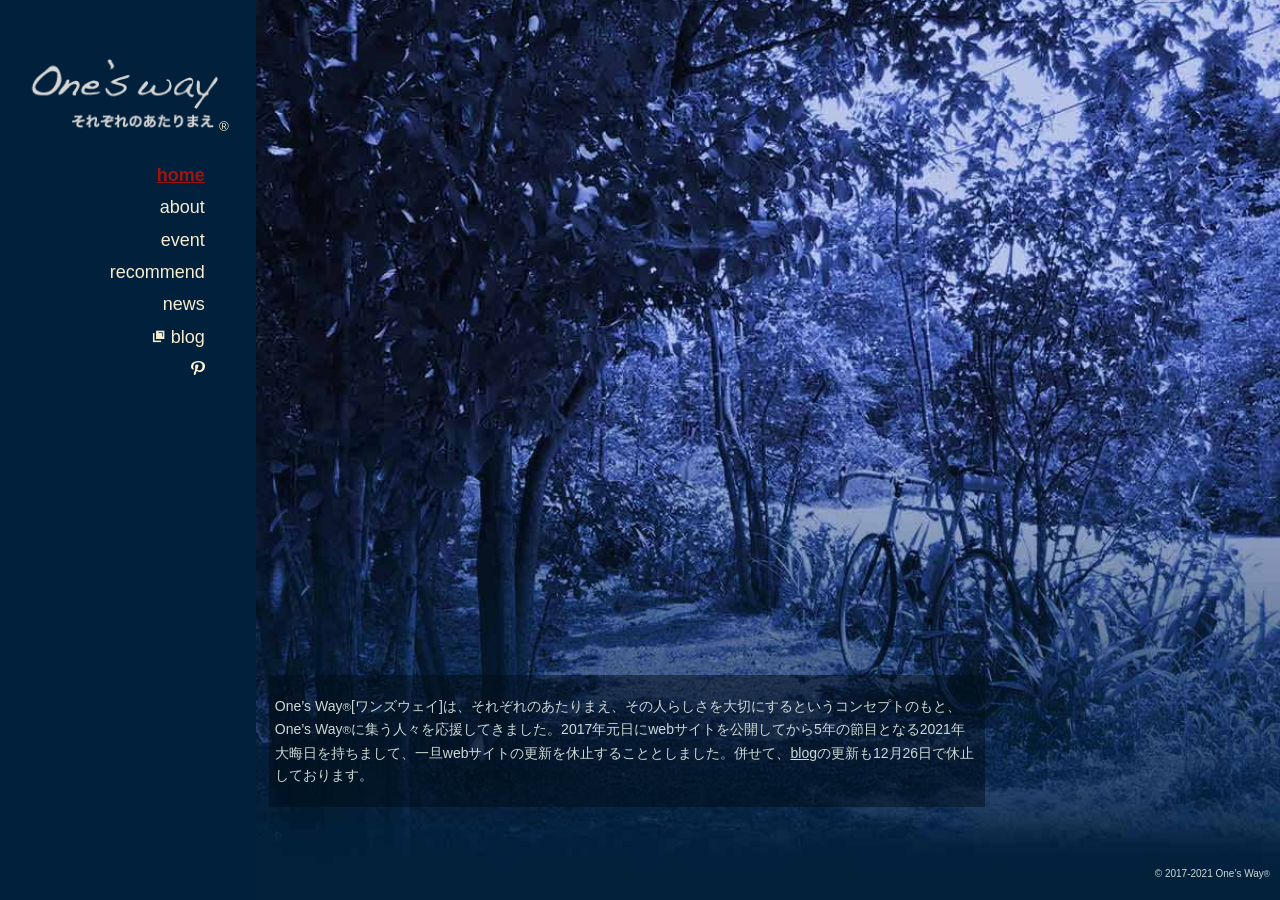
<file: index.html>
<html lang="ja">
<head>
    <meta charset="utf-8">
    <title>One&rsquo;s&nbsp;Way&nbsp;&ndash;それぞれのあたりまえ&ndash;</title>
    <link href="css/style.css" rel="stylesheet">
    <meta name="description" content="One&rsquo;s&nbsp;Way&#91;ワンズウェイ&#93;は、自分らしい生き方をしている人、ショップなどを応援しています。それぞれのあたりまえ、その人らしさを大切にするというOne&rsquo;s&nbsp;Way&#91;ワンズウェイ&#93のコンセプトのもと富山の里山にある自邸で年に2回、5月と11月にはイベントも開催しています。">
    <meta name="keywords" content="One&rsquo;s&nbsp;Way&#91;ワンズウェイイ&#93;ワンズウェイ,富山,自分らしさ,あたりまえ,イベント,里山">
    <meta name="viewport" content="width=device-width,initial-scale=1.0" />
<script>
  (function(i,s,o,g,r,a,m){i['GoogleAnalyticsObject']=r;i[r]=i[r]||function(){
  (i[r].q=i[r].q||[]).push(arguments)},i[r].l=1*new Date();a=s.createElement(o),
  m=s.getElementsByTagName(o)[0];a.async=1;a.src=g;m.parentNode.insertBefore(a,m)
  })(window,document,'script','https://www.google-analytics.com/analytics.js','ga');

  ga('create', 'UA-96523920-1', 'auto');
  ga('send', 'pageview');

</script>
<style type="text/css">
article a{
	color:#cdd9d6;

}
article a:hover{
	text-decoration:underline;
	color:#9e150f;
	font-weight:900;
}
</style>
</head>
<body id="top2_container">
<header>
  <p id="logo"><img src="images/logo_onesway_blue_c.gif" alt="One&rsquo;s&nbsp;Way&#91;ワンズウェイイ&#93;のロゴ"><small>&reg;</small></p>
    <nav>
      <div class="menu">
      <label for="Panel1"><img src="images/nav.gif" width="30" height="30" alt="One&rsquo;s&nbsp;Wayワンズウェイのnav"></label>
      <input type="checkbox" id="Panel1" class="on-off" value="オンオフ">
      <ul>
      <li id="nav_home"><a href="index.html">home</a></li>
      <li id="nav_about"><a href="about.html">about</a></li>
      <li id="nav_event"><a href="event.html">event</a></li>
      <li id="nav_recommend"><a href="recommend.html">recommend</a></li>
      <li id="nav_news"><a href="news.html">news</a></li>
      <li id="nav_blog"><a href="http://onesway.asablo.jp/blog/" target="_blank"><img src="images/rink.gif" width="14" height="14" alt="One&rsquo;s&nbsp;Way&#91;ワンズウェイイ&#93;のサイトを離れる">&nbsp;blog</a></li>
	  <li id="nav_pinterest"><a href="https://pin.it/A7mkMYe" target="_blank"><img src="images/pinterest.png" width="14" height="14"></a></li>
      </ul>
      </div><!--/ menu -->
    </nav>
</header>
<div id="main_wrap">
<article>
<div id="caption">
<p>One&rsquo;s&nbsp;Way<small>&reg;</small>&#91;ワンズウェイ&#93;は、それぞれのあたりまえ、その人らしさを大切にするというコンセプトのもと、One&rsquo;s&nbsp;Way<small>&reg;</small>に集う人々を応援してきました。2017年元日にwebサイトを公開してから5年の節目となる<time datetime="2021-12-31">2021年大晦日</time>を持ちまして、一旦webサイトの更新を休止することとしました。併せて、<a href="http://onesway.asablo.jp/blog/" target="blank">blog</a>の更新も12月26日で休止しております。</p>
</div>
<div id="caption_h">
	<p>top:わが家One&rsquo;s&nbsp;Way&#91;ワンズウェイイ&#93;ら車の通る公道に沿って、雑木並木の小径を整備中。小径は自転車および歩行者はもちろん、鳥や動物たちの道でもある。</p>
	<p>about:One&rsquo;s&nbsp;Way&#91;ワンズウェイイ&#93;は、そのヒトらしさ、そのモノらしさを大切にしたいという想いがこもっている我が家の屋号です。One&rsquo;s&nbsp;Way&#91;ワンズウェイ&#93;に集う人々との間に新たな価値が生まれれば本望です。One&rsquo;s&nbsp;Way&#91;ワンズウェイ&#93へのアクセス、コンタクトはaboutのページにあります。</p>
	<p>event:One&rsquo;s&nbsp;Way&#91;ワンズウェイ&#93;のイベントの案内ページです。過去に開催したOne&rsquo;s&nbsp;Way&#91;ワンズウェイ&#93のイベントも掲載。One&rsquo;s&nbsp;Way&#91;ワンズウェイ&#93のイベントでは協力してくださった方にそれぞれのあたりまえを体現していただいています。</p>
	<p>recomend:One&rsquo;s&nbsp;Way&#91;ワンズウェイ&#93;がおススメするクラフトマンやアーティスト、ショップを紹介しています。One&rsquo;s&nbsp;Wayがおススメする方の作品がもつそのヒトらしさ、そのモノらしさはOne&rsquo;s&nbsp;Way&#91;ワンズウェイ&#93に新たな価値を運んでくれています。</p>
	<p>news:One&rsquo;s&nbsp;Way&#91;ワンズウェイ&#93;からのお知らせです。One&rsquo;s&nbsp;Way&#91;ワンズウェイ&#93のイベント案内や準備状況のほか、One&rsquo;s&nbsp;Way&#91;ワンズウェイ&#93がおススメしている作家さんの情報などをお伝えします。</p>
	<p>blog:One&rsquo;s&nbsp;Way&#91;ワンズウェイ&#93の里山暮らし日記。里山暮らしを始めて丸17年が経ちました。家づくりの過程などを振り返りながら、里山暮らしのあれこれを夫婦で綴っていきたいと思います。</p>
</div> 
</article>
<footer>
      <p>&copy;&nbsp;2017-2021&nbsp;One&rsquo;s&nbsp;Way<small>&reg;</small></p>
</footer>
</div><!--/ main_wrap -->
</body>
</html>
</file>
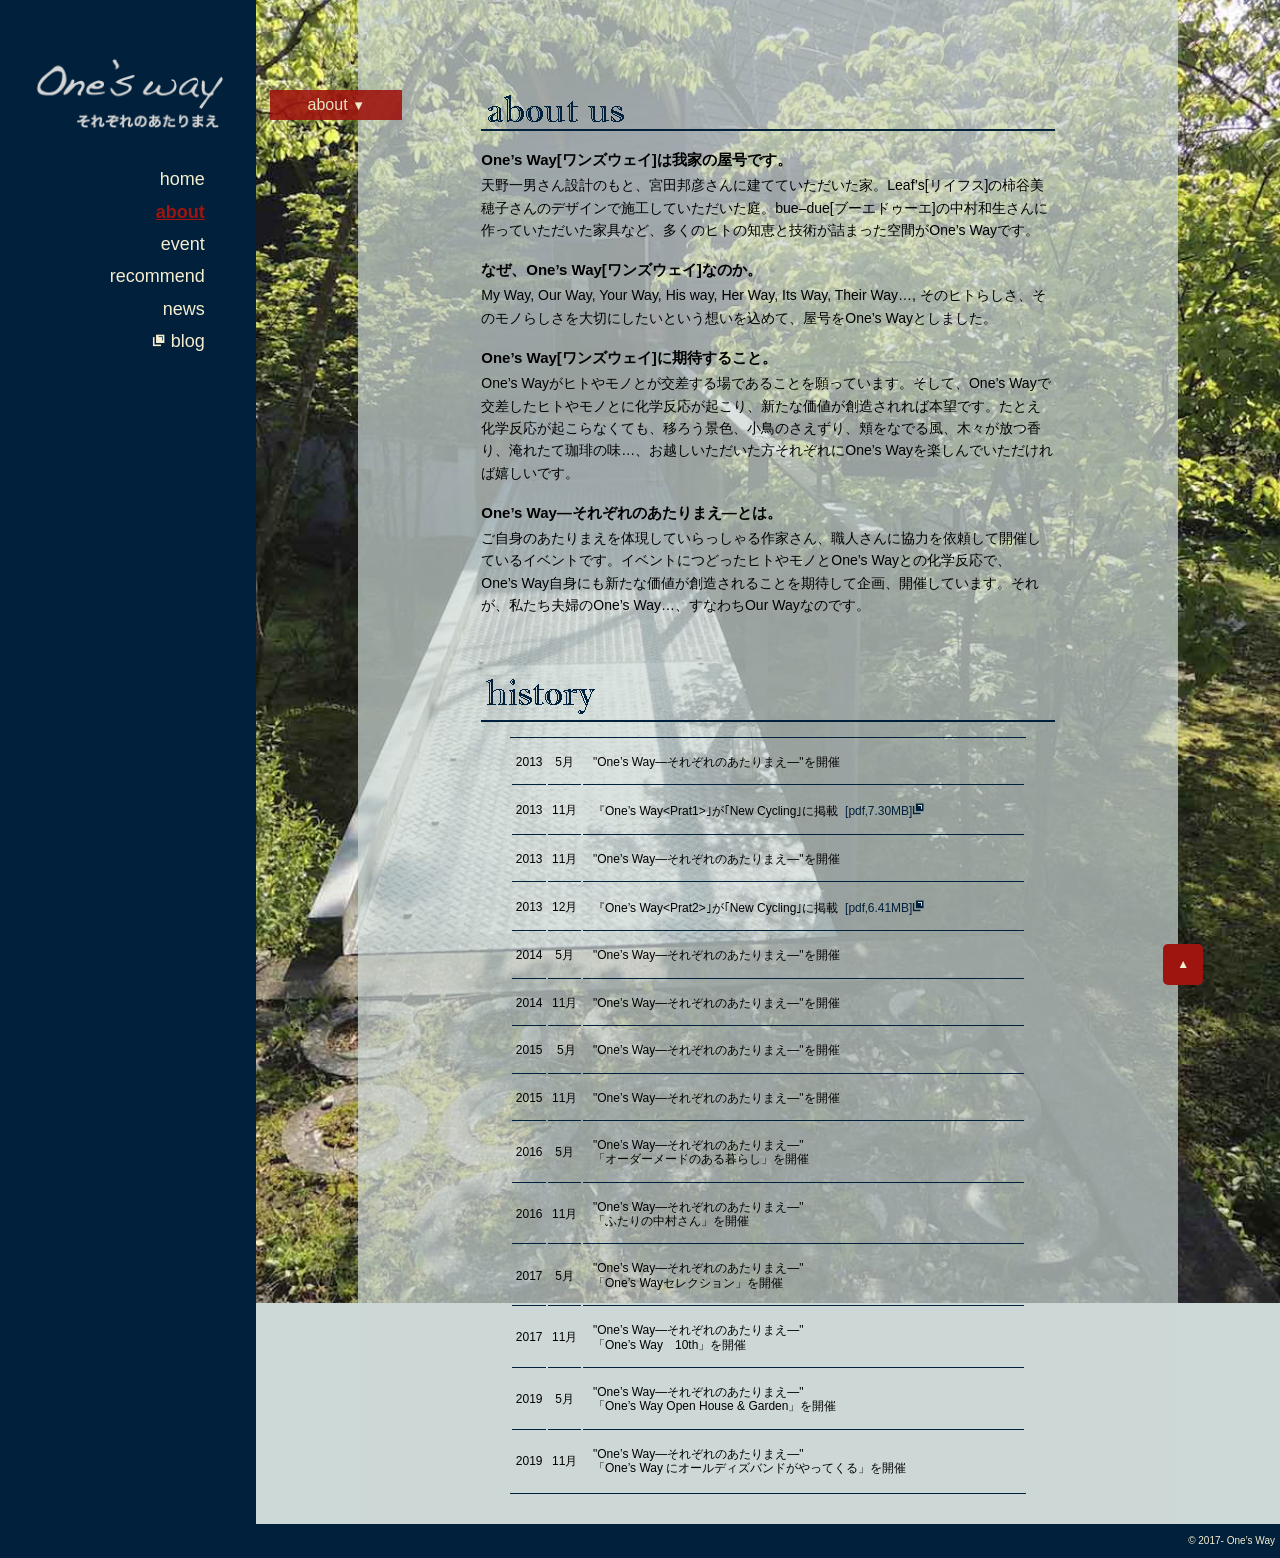
<file: about.html>
<!DOCTYPE HTML>
<html lang="ja">
<head>
    <meta charset="utf-8">
    <title>One&rsquo;s&nbsp;Way&nbsp;&frasl;&nbsp;概要</title>
    <link href="css/style.css" rel="stylesheet">
    <meta name="description" content="One&rsquo;s&nbsp;Way&#91;ワンズウェイ&#93;は、そのヒトらしさ、そのモノらしさを大切にしたいという想いがこもっている我が家の屋号です。One&rsquo;s&nbsp;Way&#91;ワンズウェイ&#93;に集う人々との間に新たな価値が生まれれば本望です。One&rsquo;s&nbsp;Way&#91;ワンズウェイ&#93へのアクセス、コンタクトもこちらのページにあります。">
    <meta name="keywords" content="One&rsquo;s&nbsp;Way&#91;ワンズウェイ&#93,富山,自分らしさ,アクセス,コンタクト">
    <meta name="viewport" content="width=device-width,initial-scale=1.0" />
<!--  map表示のレイアウト対応 -->
    <style type="text/css">
			#access{
				width:100%;
			}
			#access svg[src$=".svg"] {
    		width: 100%;
			}
			#access svg{
				max-width:80%;
				height:auto;
				margin:0 auto;
			}
    </style>
<!--  map表示のレイアウト対応 終わり -->

  
<!-- map表示のレイアウト_IE対応 引用:http://asamuzak.jp/html/483 -->
<script type="text/javascript">
(function(_win, _doc) {
  "use strict";
  if(_doc.documentMode) {
    var fixSvgIntrinsicSizing = function() {
      function getAspect(o) {
        return (o = o.split(" ")) && o[3] / o[2];
      }
      var x = _doc.querySelectorAll("svg[viewBox]");
      if(x) {
        for(var y, z, a, b, i = 0, l = x.length; i < l; i++) {
          y = x[i];
          if(!/noFixSvgIntrinsicSizing/.test(y.className.baseVal)) {
            y.hasAttribute("preserveAspectRatio") &&
              /slice/.test(y.getAttribute("preserveAspectRatio")) &&
              (y.style.overflow = "hidden");
            a = _win.getComputedStyle(y, "").width;
            b = _win.getComputedStyle(y, "").height;
            y.style.width = "";
            y.style.height = "";
            z = _win.getComputedStyle(y, "").height;
            if(z !== "150px") {
              y.style.width = a;
              y.style.height = b;
            }
            else {
              z = _win.getComputedStyle(y, "").width;
              a = /([0-9\.]+)px/.exec(z)[1] * 1;
              b = getAspect(y.getAttribute("viewBox"));
              a * b > _doc.documentElement.offsetHeight && (
                y.style.height = (a * b) + "px",
                z = _win.getComputedStyle(y, "").width,
                a = /([0-9\.]+)px/.exec(z)[1] * 1
              );
              y.style.width = z;
              y.style.height = (a * b) + "px";
            }
          }
        }
      }
    };
    _doc.addEventListener("DOMContentLoaded", fixSvgIntrinsicSizing, false);
    _win.addEventListener("resize", fixSvgIntrinsicSizing, false);
  }
})(window, document);
</script>
<!-- map表示のレイアウト_IE対応 終わり  -->
<script>
  (function(i,s,o,g,r,a,m){i['GoogleAnalyticsObject']=r;i[r]=i[r]||function(){
  (i[r].q=i[r].q||[]).push(arguments)},i[r].l=1*new Date();a=s.createElement(o),
  m=s.getElementsByTagName(o)[0];a.async=1;a.src=g;m.parentNode.insertBefore(a,m)
  })(window,document,'script','https://www.google-analytics.com/analytics.js','ga');

  ga('create', 'UA-96523920-1', 'auto');
  ga('send', 'pageview');

</script>
</head>
<body id="about_container">
<header>
    <p id="logo"><a href="index.html"><img src="images/logo_onesway_blue_c.gif" alt="ロゴ"></a></p>
 <nav>
      <div class="menu">
      <label for="Panel1"><img src="images/nav.gif" width="30" height="30" alt="nav"></label>
      <input type="checkbox" id="Panel1" class="on-off" value="オンーオフ">
          <ul>
		   <li id="nav_home"><a href="index.html">home</a></li>
          <li id="nav_about"><a href="about.html">about</a></li>
          <li id="nav_event"><a href="event.html">event</a></li>
          <li id="nav_recommend"><a href="recommend.html">recommend</a></li>
          <li id="nav_news"><a href="news.html">news</a></li>
          <li id="nav_blog"><a href="http://onesway.asablo.jp/blog/" target="_blank"><img src="images/rink.gif" width="14" height="14" alt="リンク">&nbsp;blog</a></li>
		  </ul>
      </div><!--/ menu -->
    </nav>
 </header>
  <div id="main_wrap">
  <article>
     <div id="sub_wrap">
    <div class="sub_nav">
      <ul>
        <li><a href="#"><h1>about&nbsp;<small>&#x25BC;</small></h1></a>
        <ul>
          <li><a href="#aboutus">about&nbsp;us</a></li>
          <li><a href="#history">histroy</a></li>
        </ul>
        </li>
      </ul>
    </div><!--/ sub_nav -->

      <section id="aboutus">
        <h2><img src="images/a_aboutus.gif" width="150" height="30" alt="概要"></h2>
        <h3>One&rsquo;s&nbsp;Way[ワンズウェイ]は我家の屋号です&#12290;</h3>
        <p>天野一男さん設計のもと、宮田邦彦さんに建てていただいた家。Leaf&rsquo;s[リイフス]の柿谷美穂子さんのデザインで施工していただいた庭。bue&ndash;due[ブーエドゥーエ]の中村和生さんに作っていただいた家具など、多くのヒトの知恵と技術が詰まった空間がOne&rsquo;s&nbsp;Wayです。</p>
        <h3>なぜ、One&rsquo;s&nbsp;Way[ワンズウェイ]なのか&#12290;</h3>
        <p>My&nbsp;Way, Our&nbsp;Way, Your&nbsp;Way, His&nbsp;way, Her&nbsp;Way, Its&nbsp;Way, Their&nbsp;Way&hellip;,
        そのヒトらしさ、そのモノらしさを大切にしたいという想いを込めて、屋号をOne&rsquo;s&nbsp;Wayとしました。
        </p>
        <h3>One&rsquo;s&nbsp;Way[ワンズウェイ]に期待すること&#12290;</h3>
        <p>One&rsquo;s&nbsp;Wayがヒトやモノとが交差する場であることを願っています。そして、One&rsquo;s&nbsp;Wayで交差したヒトやモノとに化学反応が起こり、新たな価値が創造されれば本望です。たとえ化学反応が起こらなくても、移ろう景色、小鳥のさえずり、頬をなでる風、木々が放つ香り、淹れたて珈琲の味&hellip;、お越しいただいた方それぞれにOne&rsquo;s&nbsp;Wayを楽しんでいただければ嬉しいです。</p>
        <h3>One&rsquo;s&nbsp;Way&mdash;それぞれのあたりまえ&mdash;とは&#12290;</h3>
        <p>ご自身のあたりまえを体現していらっしゃる作家さん、職人さんに協力を依頼して開催しているイベントです。イベントにつどったヒトやモノとOne&rsquo;s&nbsp;Wayとの化学反応で、One&rsquo;s&nbsp;Way自身にも新たな価値が創造されることを期待して企画、開催しています。それが、私たち夫婦のOne&rsquo;s&nbsp;Way&hellip;、すなわちOur&nbsp;Wayなのです。</p>
      </section>
      <section id="history">
        <h2><img src="images/a_history.gif" width="120" height="40" alt="変遷"></h2>
        <table>
          <tr>
            <td>2013</td>
            <td>5月</td>
            <td>&quot;One&rsquo;s&nbsp;Way&mdash;それぞれのあたりまえ&mdash;&quot;を開催</td>
          </tr>
          <tr>
            <td>2013</td>
            <td>11月</td>
            <td>『One&rsquo;s&nbsp;Way&lt;Prat1&gt;｣が｢New&nbsp;Cycling｣に掲載&nbsp;&nbsp;<a href="images/a_NC_onesway_1.pdf" target="_blank">[pdf&sbquo;7.30MB]<img src="images/rink_b.gif" width="13" height="13" alt="リンク"></a></td>
          </tr></td>
          </tr>
          <tr>
            <td>2013</td>
            <td>11月</td>
            <td>&quot;One&rsquo;s&nbsp;Way&mdash;それぞれのあたりまえ&mdash;&quot;を開催</td>
          </tr>
          <tr>
            <td>2013</td>
            <td>12月</td>
            <td>『One&rsquo;s&nbsp;Way&lt;Prat2&gt;｣が｢New&nbsp;Cycling｣に掲載&nbsp;&nbsp;<a href="images/a_NC_onesway_2.pdf" target="_blank">[pdf&sbquo;6.41MB]<img src="images/rink_b.gif" width="13" height="13" alt="リンク"></a></td>
          </tr>
          <tr>
            <td>2014</td>
            <td>5月</td>
            <td>&quot;One&rsquo;s&nbsp;Way&mdash;それぞれのあたりまえ&mdash;&quot;を開催</td>
          </tr>
          <tr>
            <td>2014</td>
            <td>11月</td>
            <td>&quot;One&rsquo;s&nbsp;Way&mdash;それぞれのあたりまえ&mdash;&quot;を開催</td>
          </tr><tr>
            <td>2015</td>
            <td>&nbsp;5月</td>
            <td>&quot;One&rsquo;s&nbsp;Way&mdash;それぞれのあたりまえ&mdash;&quot;を開催</td>
          </tr>
          <tr>
            <td>2015</td>
            <td>11月</td>
            <td>&quot;One&rsquo;s&nbsp;Way&mdash;それぞれのあたりまえ&mdash;&quot;を開催</td>
          </tr><tr>
            <td>2016</td>
            <td>5月</td>
            <td>&quot;One&rsquo;s&nbsp;Way&mdash;それぞれのあたりまえ&mdash;&quot;<br>「オーダーメードのある暮らし」を開催</td>
          </tr>
          <tr>
            <td>2016</td>
            <td>11月</td>
            <td>&quot;One&rsquo;s&nbsp;Way&mdash;それぞれのあたりまえ&mdash;&quot;<br>「ふたりの中村さん」を開催</td>
          </tr>
		  <tr>
            <td>2017</td>
            <td>5月</td>
            <td>&quot;One&rsquo;s&nbsp;Way&mdash;それぞれのあたりまえ&mdash;&quot;<br>「One&rsquo;s&nbsp;Wayセレクション」を開催</td>
          </tr>
		   <tr>
            <td>2017</td>
            <td>11月</td>
            <td>&quot;One&rsquo;s&nbsp;Way&mdash;それぞれのあたりまえ&mdash;&quot;<br>「One&rsquo;s&nbsp;Way　10th」を開催</td>
          </tr>
		   <tr>
            <td>2019</td>
            <td>5月</td>
            <td>&quot;One&rsquo;s&nbsp;Way&mdash;それぞれのあたりまえ&mdash;&quot;<br>「One&rsquo;s&nbsp;Way&nbsp;Open&nbsp;House&nbsp;&&nbsp;Garden」を開催</td>
          </tr>
		   <tr>
            <td>2019</td>
            <td>11月</td>
            <td>&quot;One&rsquo;s&nbsp;Way&mdash;それぞれのあたりまえ&mdash;&quot;<br>「One&rsquo;s&nbsp;Way&nbsp;にオールディズバンドがやってくる」を開催</td>
          </tr>
	  </table>
      </section>
    </div><!--/ sub_wrap -->
		<p id="page-top"><a href="#container">▲</a></p>
</article>
<footer>
      <p>&copy;&nbsp;2017-&nbsp;One&rsquo;s&nbsp;Way</p>
</footer>
</div><!--/ main_wrap -->
		<script src="https://ajax.googleapis.com/ajax/libs/jquery/3.1.1/jquery.min.js""></script>
    <script src="js/onesway.js"></script>
</body>
</html>
</file>
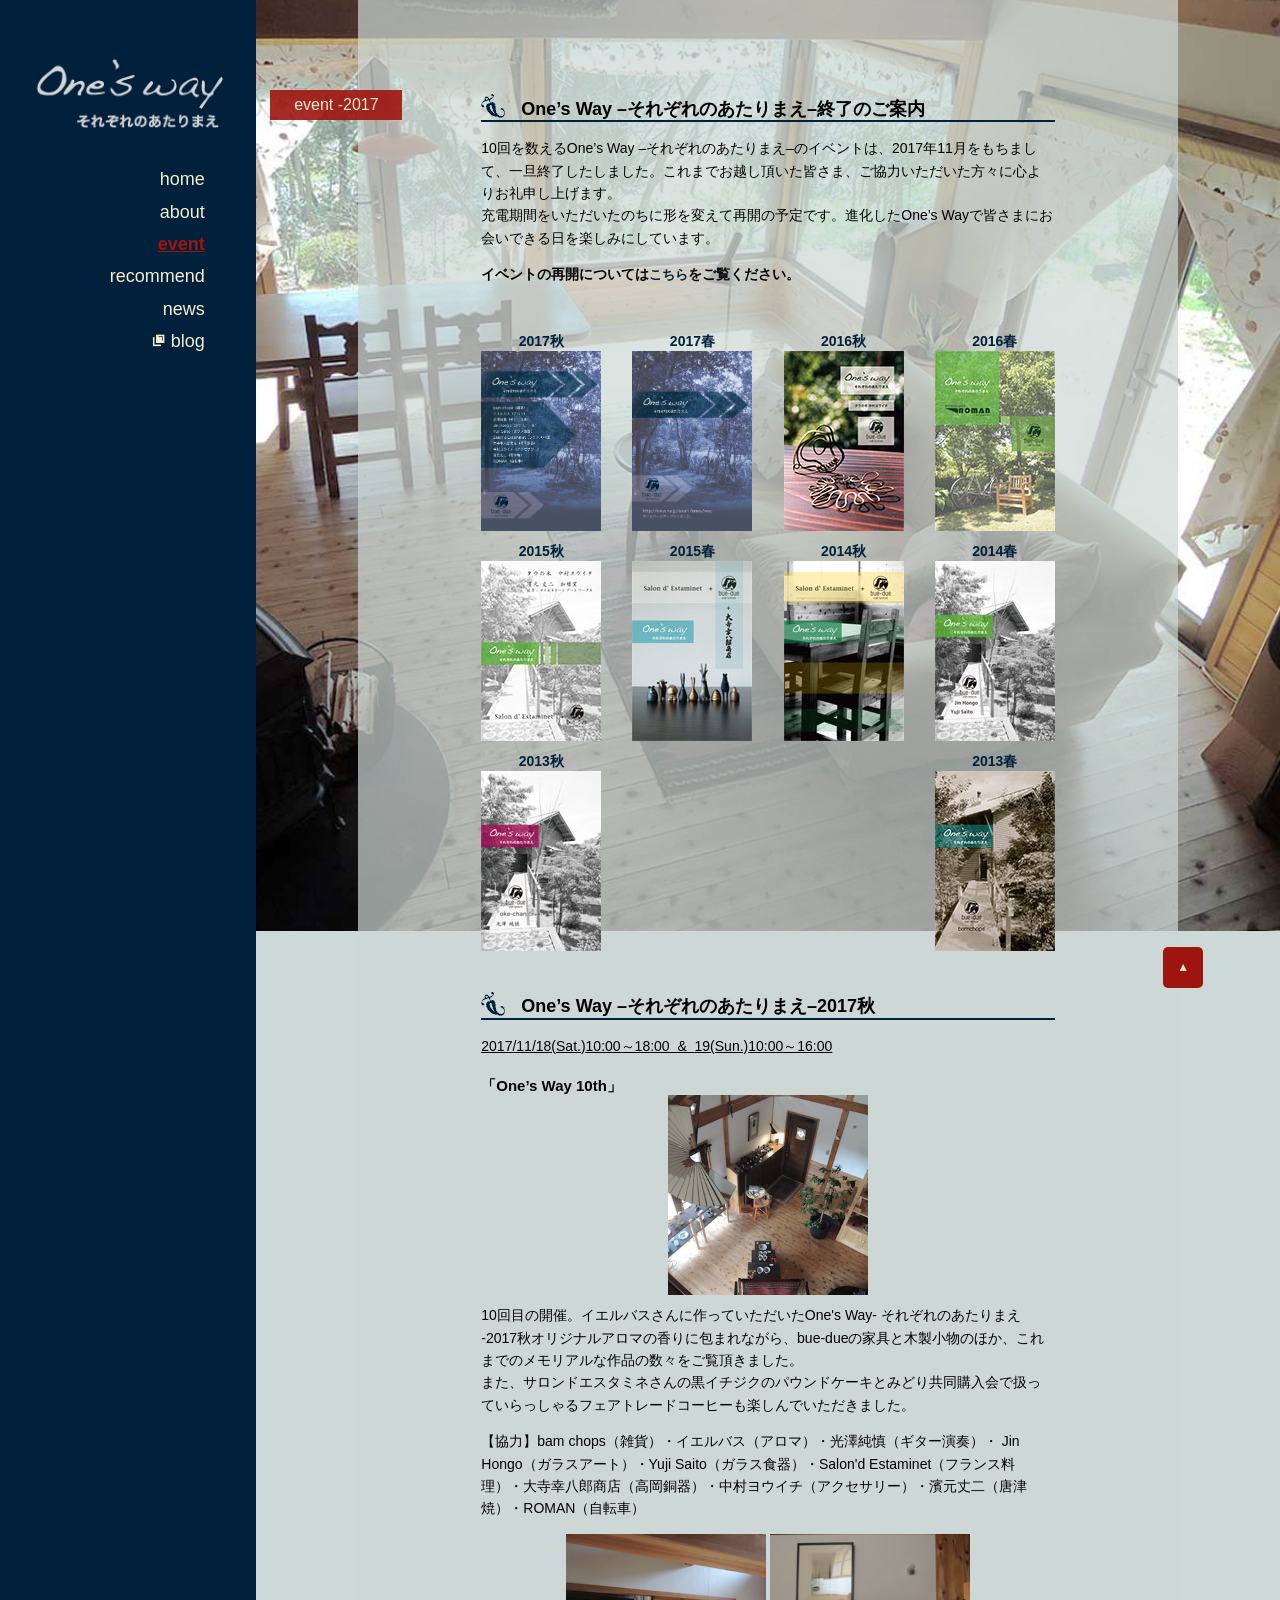
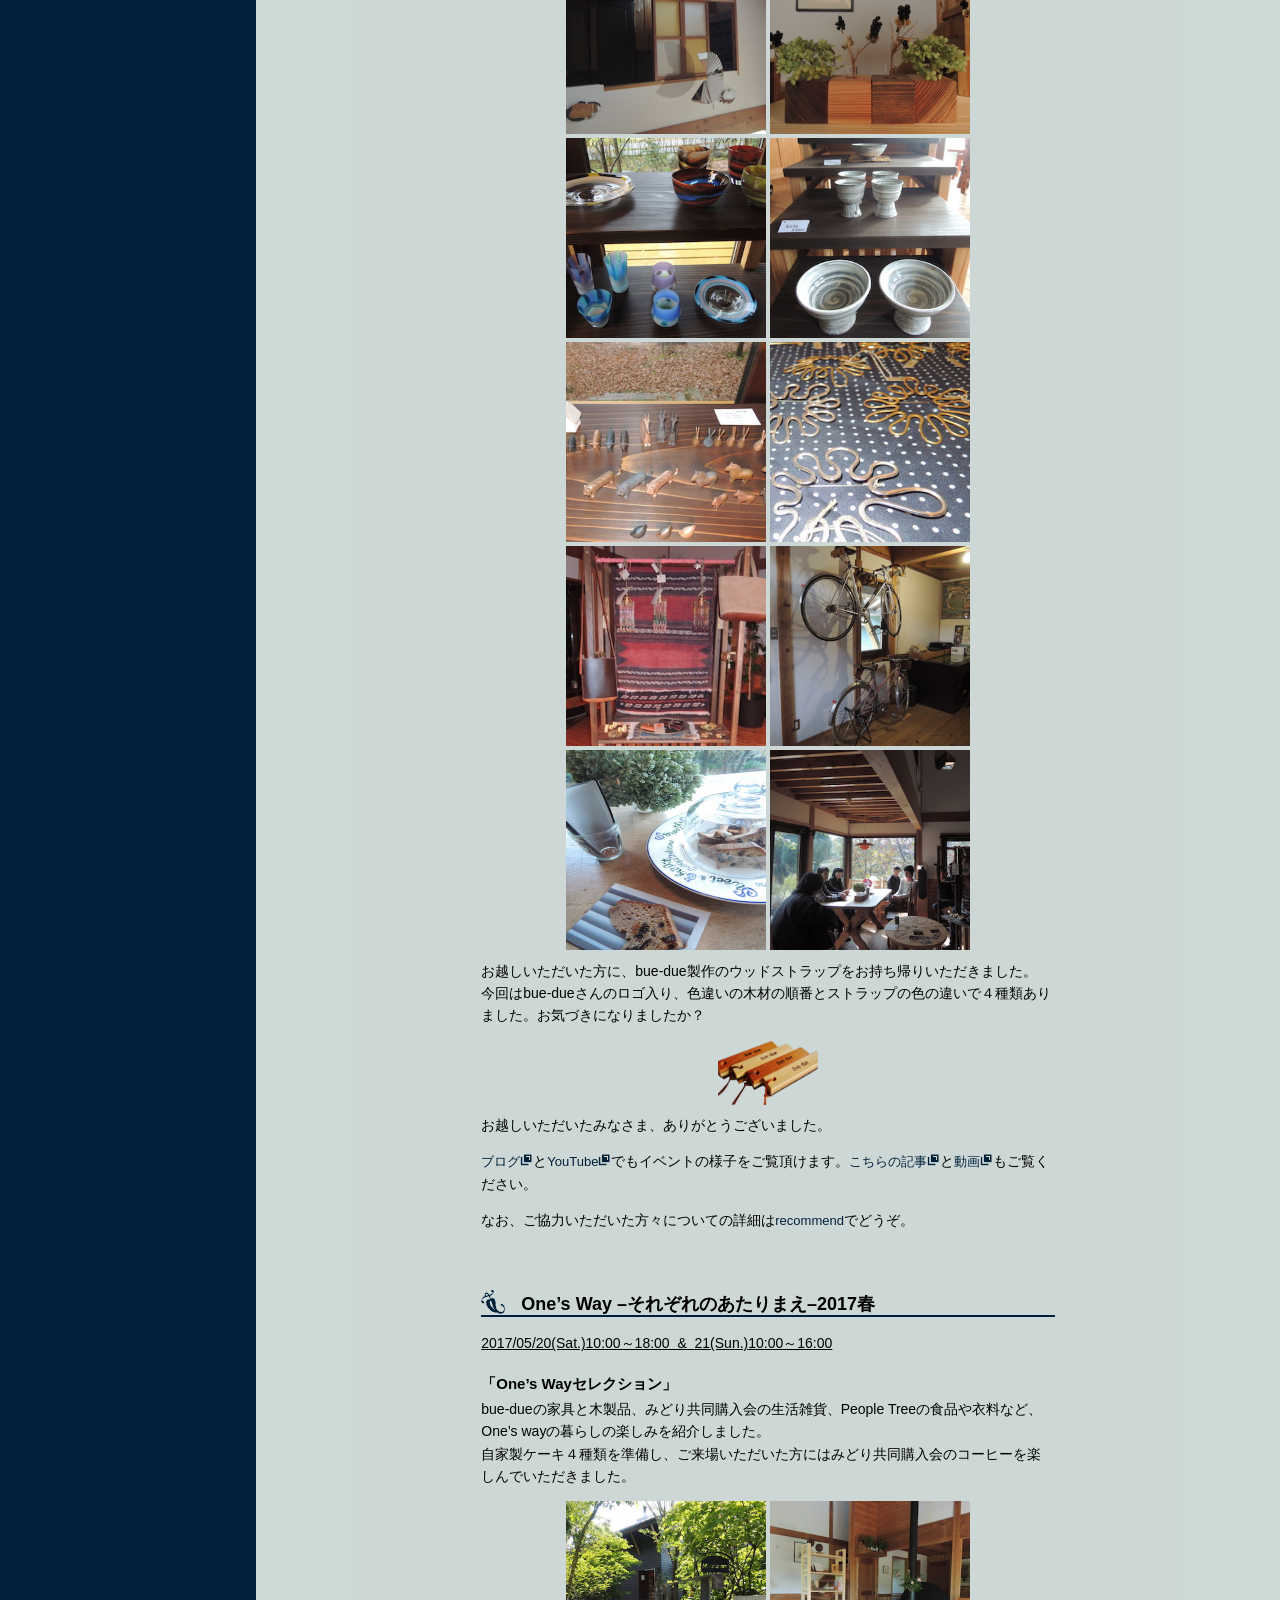
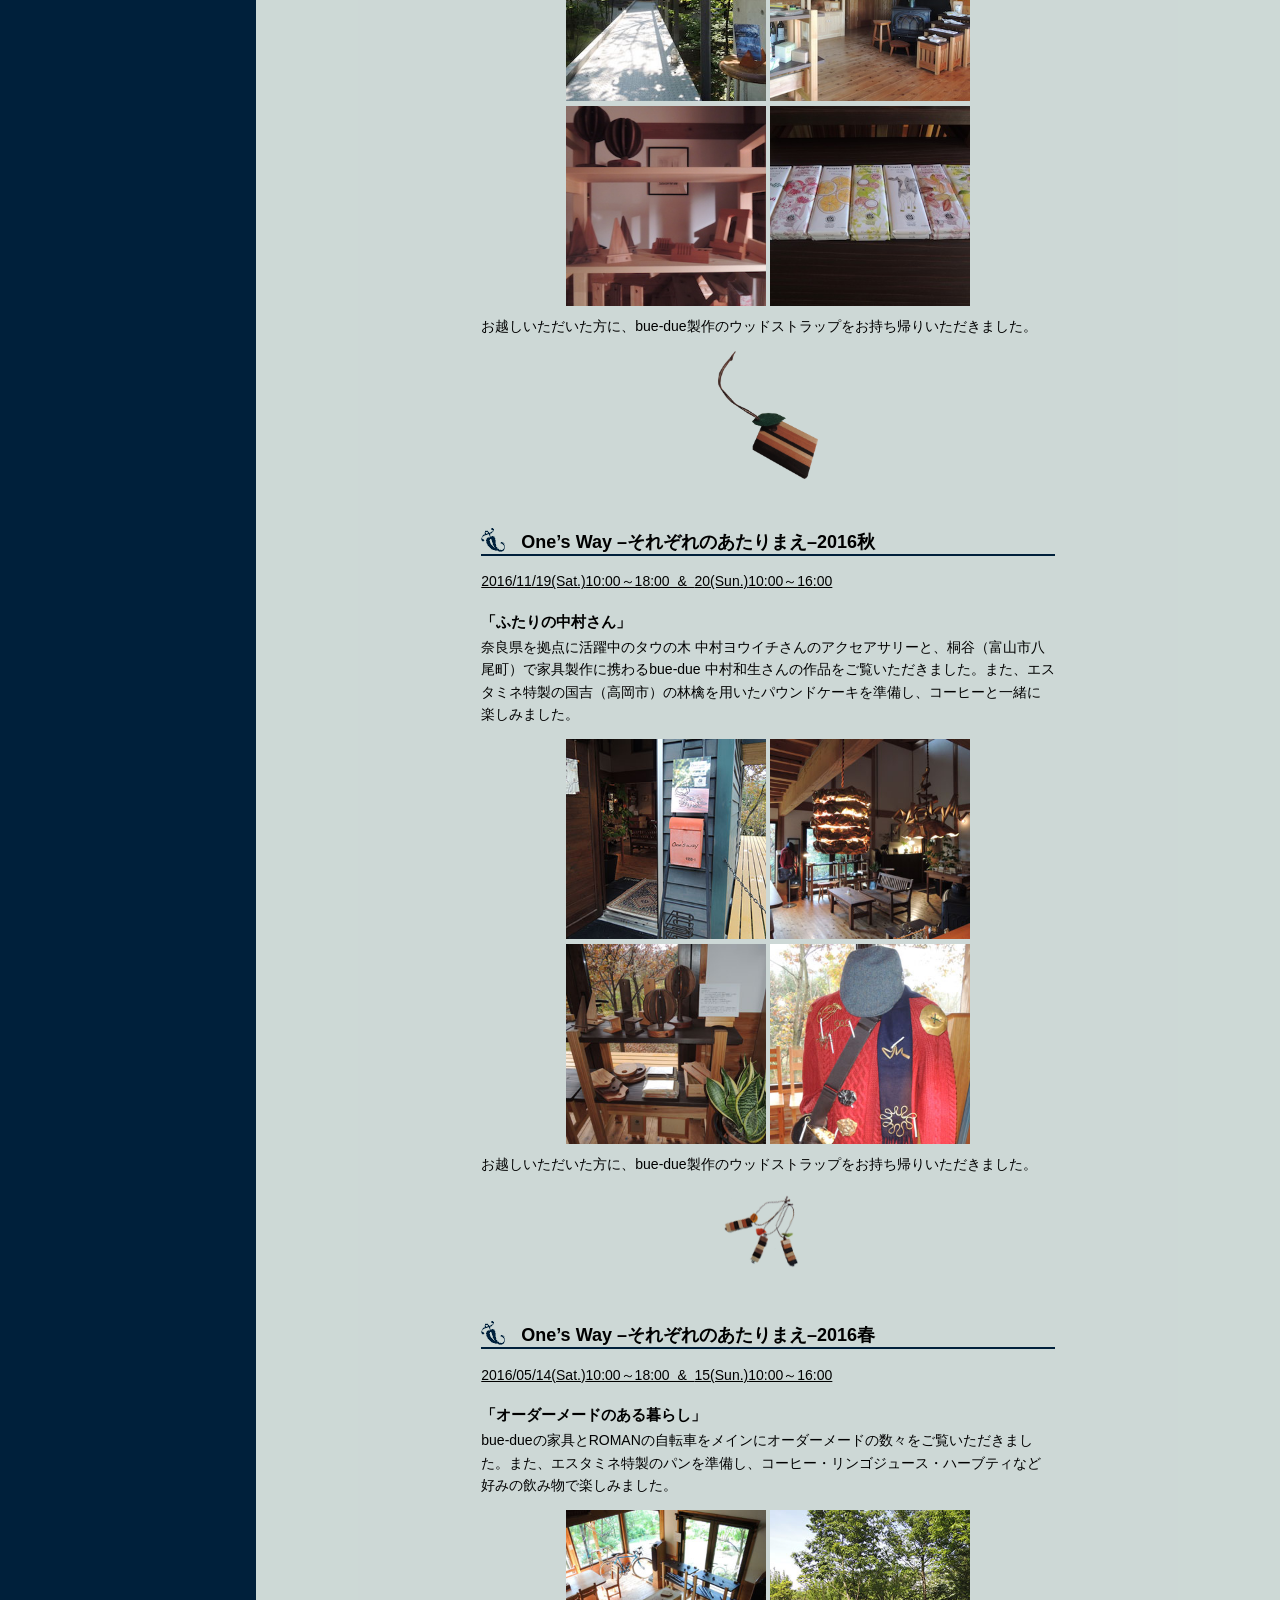
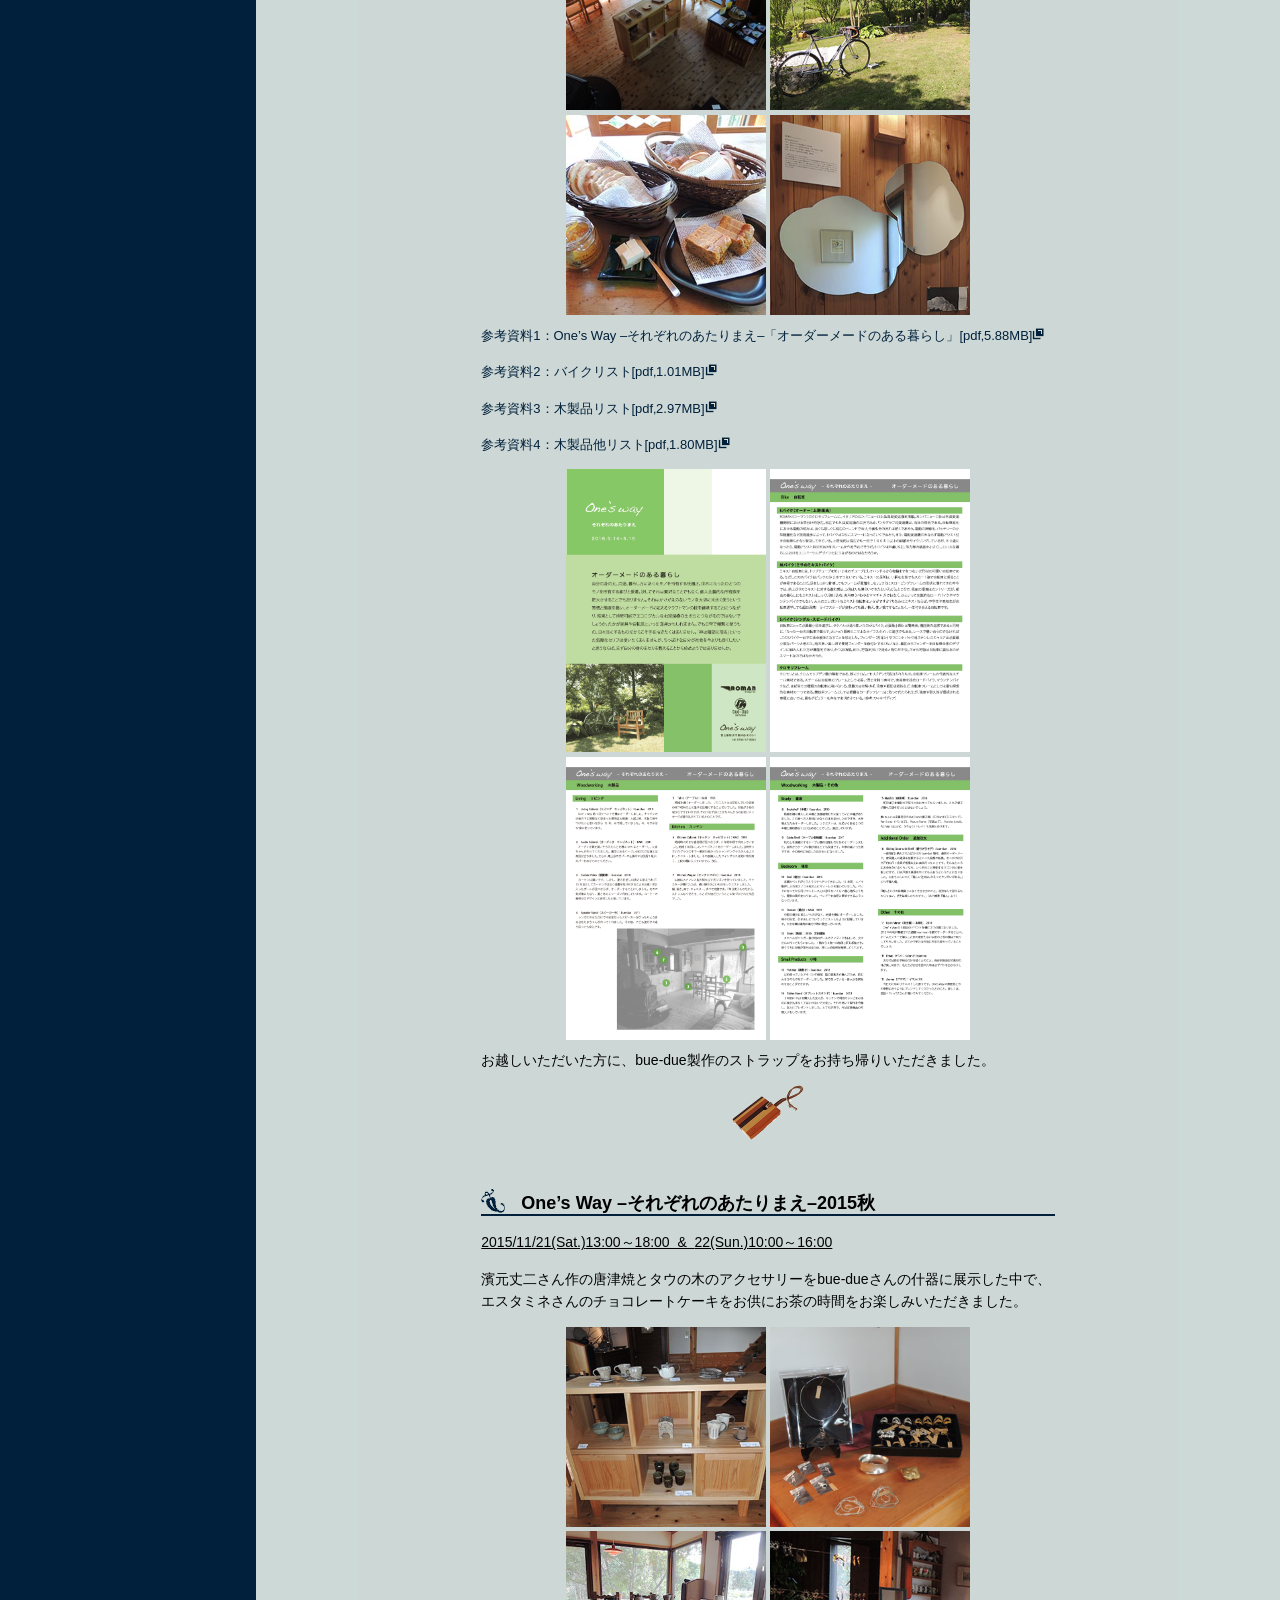
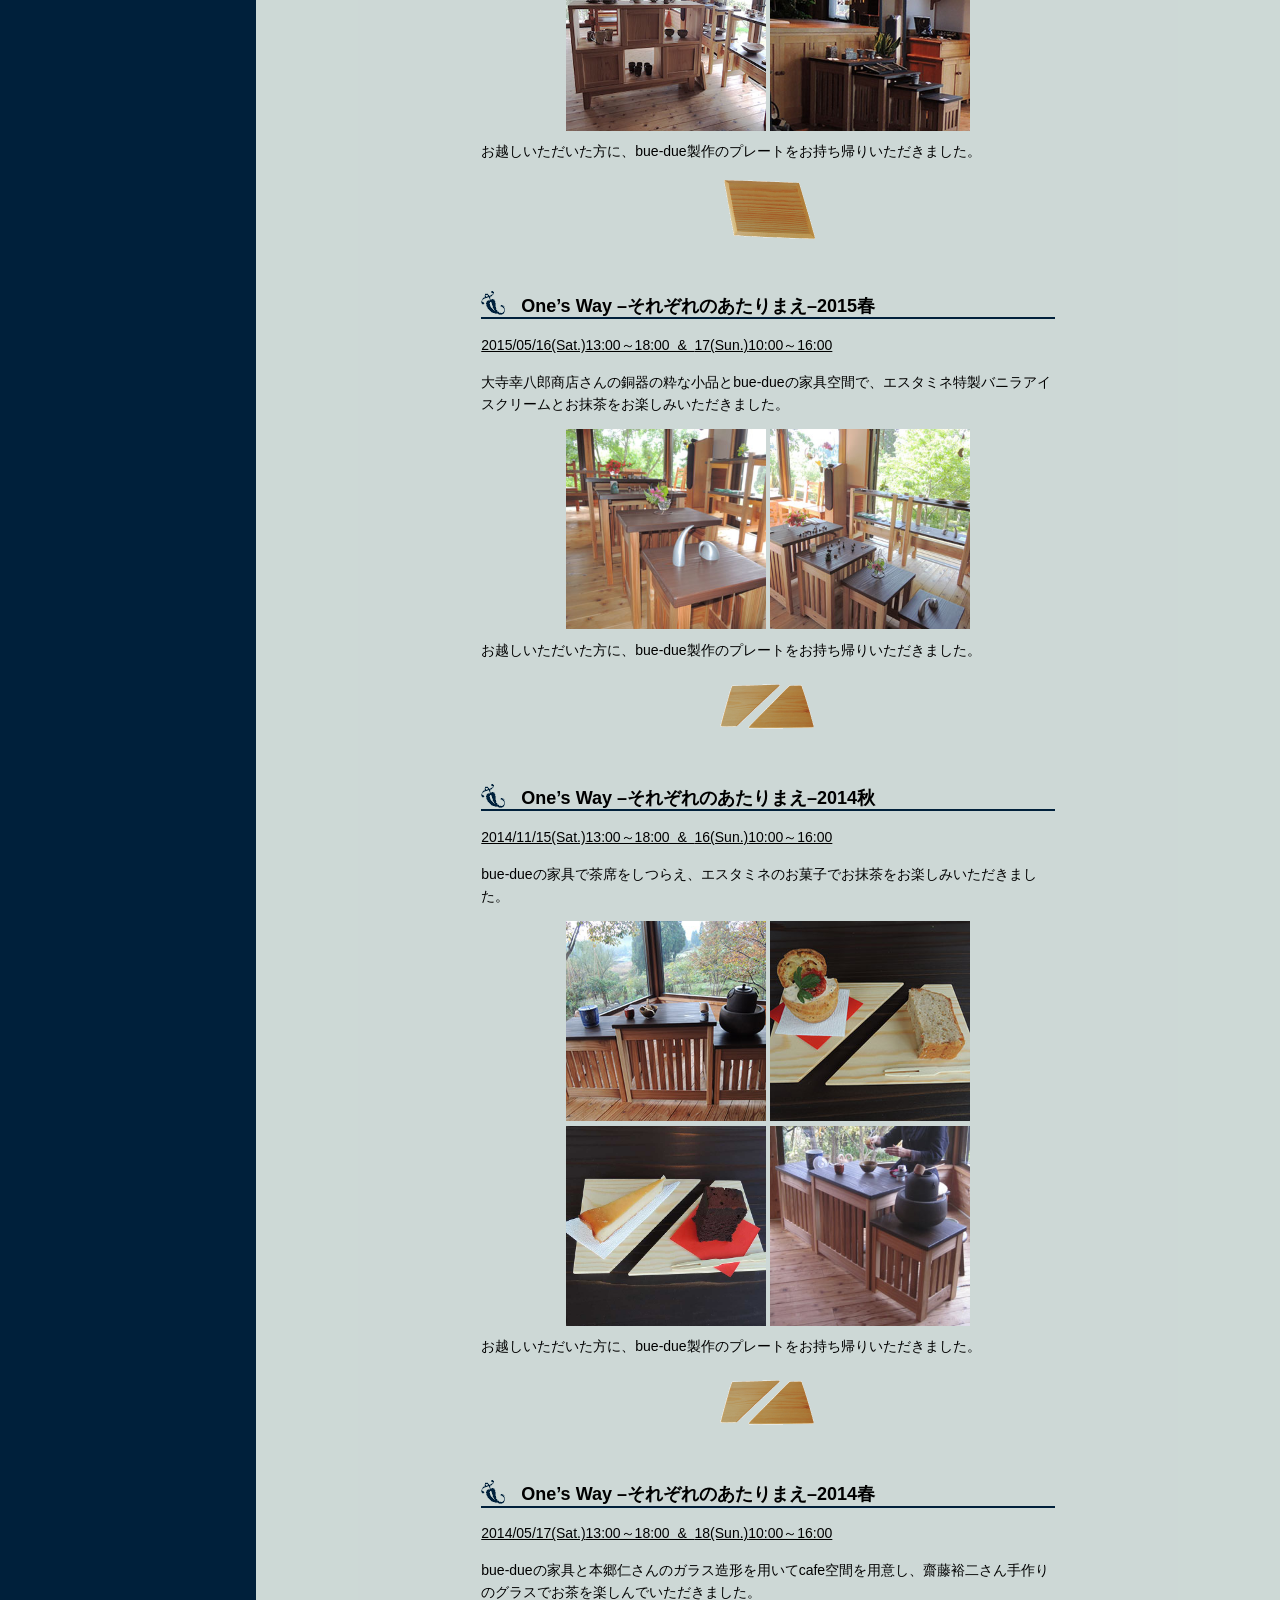
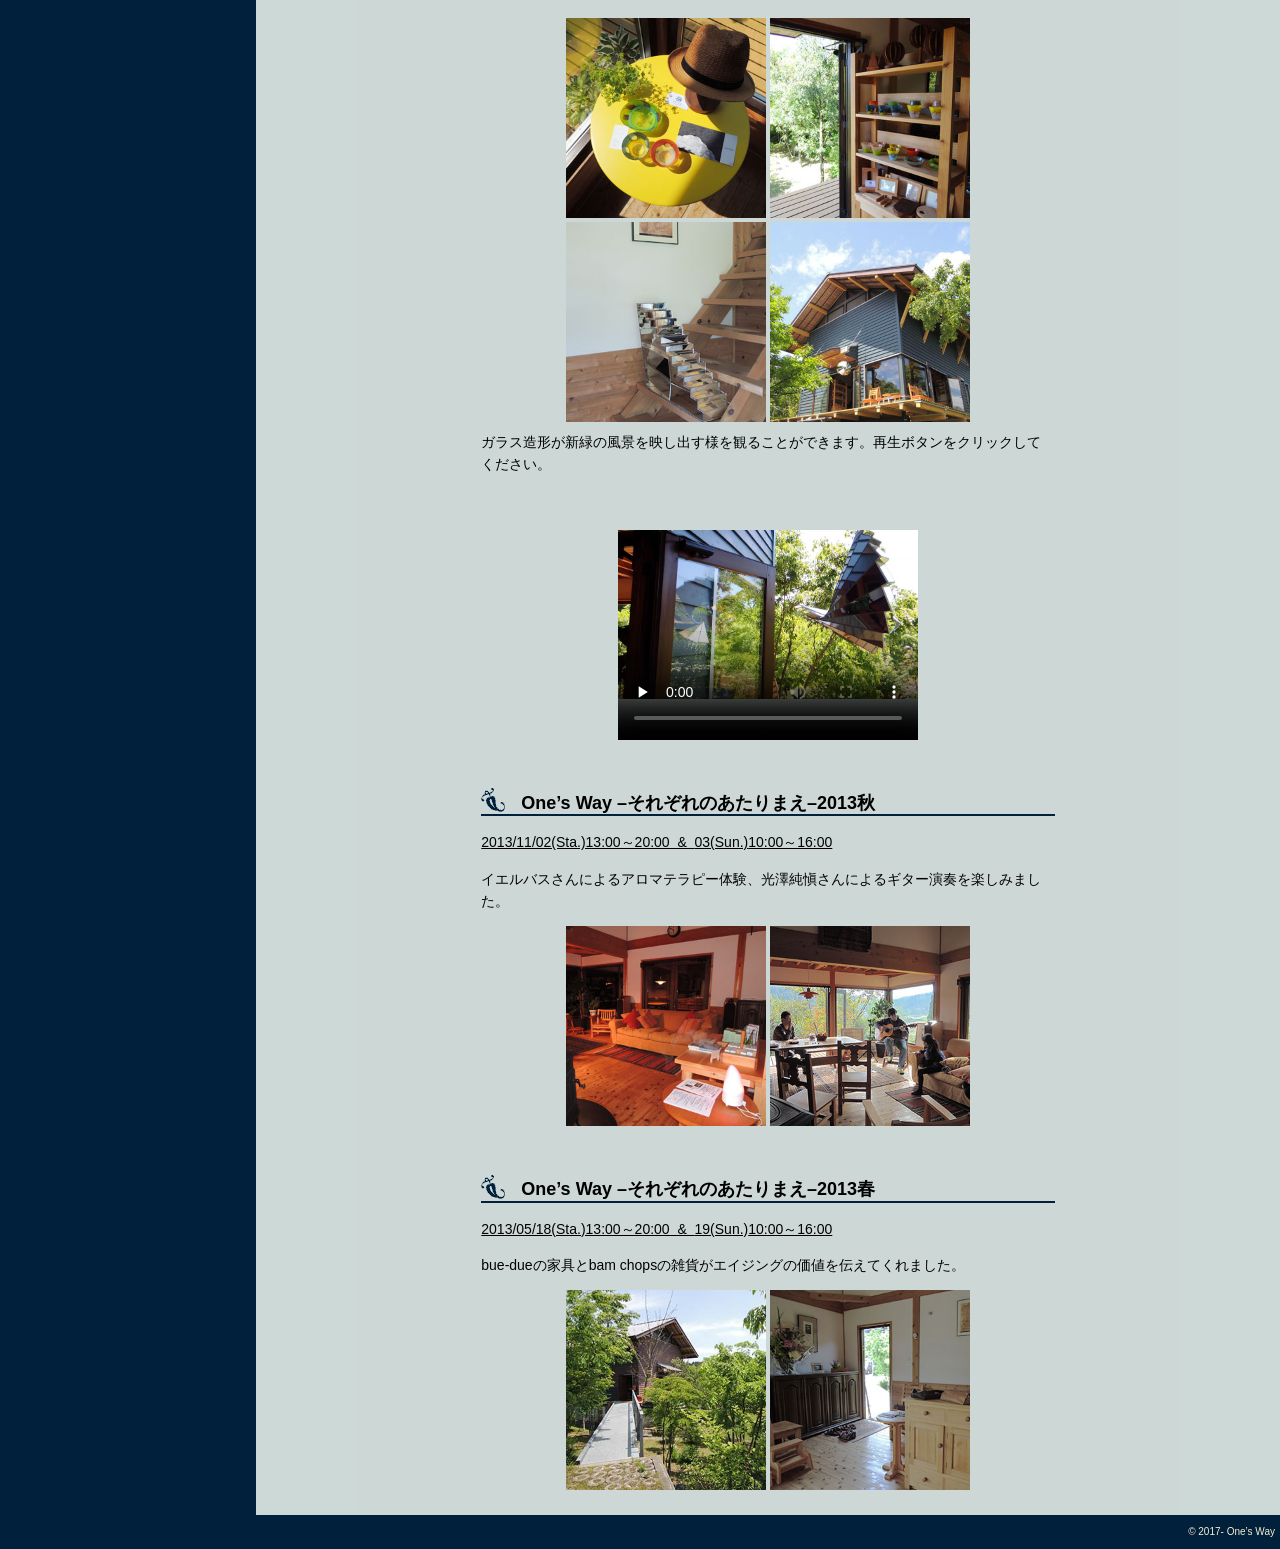
<file: event_p.html>
<!DOCTYPE HTML>
<html lang="ja">
<head>
    <meta charset="utf-8">
    <title>One&rsquo;s&nbsp;Way&nbsp;&frasl;&nbsp;過去のイベント</title>
    <link href="css/style.css" rel="stylesheet">
    <meta name="description" content="One&rsquo;s&nbsp;Way&#91;ワンズウェイ&#93;の過去のイベントページです。One&rsquo;s&nbsp;Way&#91;ワンズウェイ&#93のイベントでは協力してくださった方にそれぞれのあたりまえを体現していただきました。">
    <meta name="keywords" content="One&rsquo;s&nbsp;Way&#91;ワンズウェイ&#93,富山,らしさ,イベント,あたりまえ">
    <meta name="viewport" content="width=device-width,initial-scale=1.0" />
<script>
  (function(i,s,o,g,r,a,m){i['GoogleAnalyticsObject']=r;i[r]=i[r]||function(){
  (i[r].q=i[r].q||[]).push(arguments)},i[r].l=1*new Date();a=s.createElement(o),
  m=s.getElementsByTagName(o)[0];a.async=1;a.src=g;m.parentNode.insertBefore(a,m)
  })(window,document,'script','https://www.google-analytics.com/analytics.js','ga');

  ga('create', 'UA-96523920-1', 'auto');
  ga('send', 'pageview');

</script>
</head>
<body id="event_container">
<header>
    <p id="logo"><a href="index.html"><img src="images/logo_onesway_blue_c.gif" alt="ロゴ"></a></p>
    <nav>
      <div class="menu">
      <label for="Panel1"><img src="images/nav.gif" width="30" height="30" alt="nav"></label>
      <input type="checkbox" id="Panel1" class="on-off" value="オンオフ">
        <ul>
	      <li id="nav_home"><a href="index.html">home</a></li>
	      <li id="nav_about"><a href="about.html">about</a></li>
          <li id="nav_event"><a href="event.html">event</a></li>
          <li id="nav_recommend"><a href="recommend.html">recommend</a></li>
          <li id="nav_news"><a href="news.html">news</a></li>
          <li id="nav_blog"><a href="http://onesway.asablo.jp/blog/" target="_blank"><img src="images/rink.gif" width="14" height="14" alt="リンク">&nbsp;blog</a></li>
		  <li id="nav_pin"><a hr ef="https://www.pinterest.jp/onesway11/" target="_blank"><im g src="images/pinterest.png" width="14" height="14" alt="pinterest"></a></li>
	  </ul>
      </div><!--/ menu -->
    </nav>
</header>
<div id="main_wrap">
<article>
    <div id="sub_wrap">
    <div class="sub_nav">
      <ul>
	  <li><h1>event&nbsp;-2017</h1></li>
      </ul>
    </div><!--/ sub_nav -->
	<section>
		<h2>One&rsquo;s&nbsp;Way&nbsp;&ndash;それぞれのあたりまえ&ndash;終了のご案内</h2>
		<p>10回を数えるOne&rsquo;s&nbsp;Way&nbsp;&ndash;それぞれのあたりまえ&ndash;のイベントは、2017年11月をもちまして、一旦終了したしました。これまでお越し頂いた皆さま、ご協力いただいた方々に心よりお礼申し上げます。<br>充電期間をいただいたのちに形を変えて再開の予定です。進化したOne&rsquo;s&nbsp;Wayで皆さまにお会いできる日を楽しみにしています。</p>
		<p><strong>イベントの再開については<a href="event.html">こちら</a>をご覧ください。</strong></p>

		
		</section>
      <ul id="event_nav">
        <li><a href="#ev_17a">2017秋<img src="images/e_17_a1.jpg" width="120" height="180" alt="2017秋"></a></li>
        <li><a href="#ev_17s">2017春<img src="images/e_17_s.jpg" width="120" height="180" alt="2017春"></a></li>
        <li><a href="#ev_16a">2016秋<img src="images/e_16_a.jpg" width="120" height="180" alt="2016秋"></a></li>
        <li><a href="#ev_16s">2016春<img src="images/e_16_s.jpg" width="120" height="180" alt="2016春"></a></li>
        <li><a href="#ev_15a">2015秋<img src="images/e_15_a.jpg" width="120" height="180" alt="2015秋"></a></li>
        <li><a href="#ev_15s">2015春<img src="images/e_15_s.jpg" width="120" height="180" alt="2015春"></a></li>
        <li><a href="#ev_14a">2014秋<img src="images/e_14_a.jpg" width="120" height="180" alt="2014秋"></a></li>
        <li><a href="#ev_14s">2014春<img src="images/e_14_s.jpg" width="120" height="180" alt="2014春"></a></li>
        <li><a href="#ev_13a">2013秋<img src="images/e_13_a.jpg" width="120" height="180" alt="2013秋"></a></li>
        <li><a href="#ev_13s">2013春<img src="images/e_13_s.jpg" width="120" height="180" alt="2013春"></a></li>
      </ul>
      <section id="ev_17a">
        <h2>One&rsquo;s&nbsp;Way&nbsp;&ndash;それぞれのあたりまえ&ndash;2017秋</h2>
        <p class="time"><time datetime="2017-11-18">2017/11/18(Sat.)</time>10:00～18:00&nbsp;&nbsp;&amp;&nbsp;&nbsp;<time datetime="2017-11-19">19(Sun.)</time></time>10:00～16:00</p>
		<h3>「One’s Way 10th」</h3>
        <img src="images/ev17a_indoor.jpg" width="200" height="200" alt="室内の写真">
		<p>10回目の開催。イエルバスさんに作っていただいたOne's Way- それぞれのあたりまえ -2017秋オリジナルアロマの香りに包まれながら、bue-dueの家具と木製小物のほか、これまでのメモリアルな作品の数々をご覧頂きました。<br>
			また、サロンドエスタミネさんの黒イチジクのパウンドケーキとみどり共同購入会で扱っていらっしゃるフェアトレードコーヒーも楽しんでいただきました。</p>
<p>【協力】bam chops（雑貨）・イエルバス（アロマ）・光澤純慎（ギター演奏）・ Jin Hongo（ガラスアート）・Yuji Saito（ガラス食器）・Salon'd Estaminet（フランス料理）・大寺幸八郎商店（高岡銅器）・中村ヨウイチ（アクセサリー）・濱元丈二（唐津焼）・ROMAN（自転車）</p>
        <img src="images/ev17a_hongo.jpg" width="200" height="200" alt="ガラスアート">
        <img src="images/ev17a_buedue.jpg" width="200" height="200" alt="木製小物">
        <img src="images/ev17a_saito.jpg" width="200" height="200" alt="ガラス食器">
        <img src="images/ev17a_hamamoto.jpg" width="200" height="200" alt="唐津焼">
        <img src="images/ev17a_otera.jpg" width="200" height="200" alt="干支シリーズ">
        <img src="images/ev17a_taunoki.jpg" width="200" height="200" alt="ムニョムニョブローチ">
       <img src="images/ev17a_bamchops.jpg" width="200" height="200" alt="バンチョップス">
 		<img src="images/ev17a_roman.jpg" width="200" height="200" alt="自転車">
        <img src="images/ev17a_estaminet.jpg" width="200" height="200" alt="パウンドケーキ">
        <img src="images/ev17a_guiter.jpg" width="200" height="200" alt="ギター演奏">
			<p>お越しいただいた方に、bue-due製作のウッドストラップをお持ち帰りいただきました。<br>今回はbue-dueさんのロゴ入り、色違いの木材の順番とストラップの色の違いで４種類ありました。お気づきになりましたか？</p> 
			        <img src="images/e17a_novelty.png" width="100" alt="ノベルティ"> 
		<p>お越しいただいたみなさま、ありがとうございました。</p>
		<p><a href="http://onesway.asablo.jp/blog/2017/11/18/8730117" target="blank">ブログ<img src="images/rink_b.gif" width="13" height="13" alt="リンク"></a>と<a href="https://www.youtube.com/watch?v=RU21x4v0Ri0&feature=youtu.be" target="blank">YouTube<img src="images/rink_b.gif" width="13" height="13" alt="リンク"></a>でもイベントの様子をご覧頂けます。<a href="http://onesway.asablo.jp/blog/2017/11/19/8730854" target="blank">こちらの記事<img src="images/rink_b.gif" width="13" height="13" alt="リンク"></a>と<a href="https://www.youtube.com/watch?v=4xx_IlDuQ3M" target="blank">動画<img src="images/rink_b.gif" width="13" height="13" alt="リンク"></a>もご覧ください。</p>
	
		<p>なお、ご協力いただいた方々についての詳細は<a href="http://www.ne.jp/asahi/ones/way/recommend.html">recommend</a>でどうぞ。</p>
		</section>
      <section id="ev_17s">
        <h2>One&rsquo;s&nbsp;Way&nbsp;&ndash;それぞれのあたりまえ&ndash;2017春</h2>
        <p class="time"><time datetime="2017-05-20">2017/05/20(Sat.)</time>10:00～18:00&nbsp;&nbsp;&amp;&nbsp;&nbsp;<time datetime="2017-05-21">21(Sun.)</time></time>10:00～16:00</p>
		<h3>「One&rsquo;s&nbsp;Wayセレクション」</h3>
		<p>bue-dueの家具と木製品、みどり共同購入会の生活雑貨、People Treeの食品や衣料など、One’s wayの暮らしの楽しみを紹介しました。<br>自家製ケーキ４種類を準備し、ご来場いただいた方にはみどり共同購入会のコーヒーを楽しんでいただきました。 </p>
         <img src="images/ev17s_entrance.jpg" width="200" height="200" alt="入口">
        <img src="images/ev17s_indoor.jpg" width="200" height="200" alt="室内">
        <img src="images/ev17s_bue-due.jpg" width="200" height="200" alt="bue-due">
        <img src="images/ev17s_peopletree.jpg" width="200" height="200" alt="people tree">
        <p>お越しいただいた方に、bue-due製作のウッドストラップをお持ち帰りいただきました。</p>
        <img src="images/e17s_novelty.png" width="100" alt="ノベルティ"> 
      </section>
      <section id="ev_16a">
        <h2>One&rsquo;s&nbsp;Way&nbsp;&ndash;それぞれのあたりまえ&ndash;2016秋</h2>
        <p class="time"><time datetime="2016-11-19">2016/11/19(Sat.)</time>10:00～18:00&nbsp;&nbsp;&amp;&nbsp;&nbsp;<time datetime="2016-11-20">20(Sun.)</time>10:00～16:00</p>
        <h3>「ふたりの中村さん」</h3>
        <p>奈良県を拠点に活躍中のタウの木&nbsp;中村ヨウイチさんのアクセアサリーと、桐谷（富山市八尾町）で家具製作に携わるbue-due&nbsp;中村和生さんの作品をご覧いただきました。また、エスタミネ特製の国吉（高岡市）の林檎を用いたパウンドケーキを準備し、コーヒーと一緒に楽しみました。</p>
        <img src="images/ev16a_entrance.jpg" width="200" height="200" alt="入口">
        <img src="images/ev16a_indoor.jpg" width="200" height="200" alt="室内">
        <img src="images/ev16a_bue-due.JPG" width="200" height="200" alt="bue-due">
        <img src="images/ev16a_taunoki.jpg" width="200" height="200" alt="タウの木">
        <p>お越しいただいた方に、bue-due製作のウッドストラップをお持ち帰りいただきました。</p>
        <img src="images/e16a_novelty.png" width="100" alt="ノベルティ"> 
      </section>
      <section id="ev_16s">
        <h2>One&rsquo;s&nbsp;Way&nbsp;&ndash;それぞれのあたりまえ&ndash;2016春</h2>
        <p class="time"><time datetime="2016-05-14">2016/05/14(Sat.)</time>10:00～18:00&nbsp;&nbsp;&amp;&nbsp;&nbsp;<time datetime="2016-05-15">15(Sun.)</time>10:00～16:00</p>
        <h3>「オーダーメードのある暮らし」</h3>
        <p>bue-dueの家具とROMANの自転車をメインにオーダーメードの数々をご覧いただきました。また、エスタミネ特製のパンを準備し、コーヒー・リンゴジュース・ハーブティなど好みの飲み物で楽しみました。</p>
        <img src="images/ev16s_indoor.JPG" width="200" height="200" alt="室内の写真">
        <img src="images/ev16s_bike.jpg" width="200" height="200" alt="屋外の写真">
        <img src="images/ev16s_bread.JPG" width="200" height="200" alt="パンの写真">
        <img src="images/ev16s_millor.jpg" width="200" height="200" alt="鏡">
      	<p><a href="images/report1.pdf" target="_blank">参考資料1：One&rsquo;s&nbsp;Way&nbsp;&ndash;それぞれのあたりまえ&ndash;「オーダーメードのある暮らし」[pdf&sbquo;5.88MB]<img src="images/rink_b.gif" width="13" height="13" alt="リンク"></a></p>
<p><a href="images/report2.pdf" target="_blank">参考資料2：バイクリスト[pdf&sbquo;1.01MB]<img src="images/rink_b.gif" width="13" height="13" alt="リンク"></a></p>
        <p><a href="images/report3.pdf" target="_blank">参考資料3：木製品リスト[pdf&sbquo;2.97MB]<img src="images/rink_b.gif" width="13" height="13" alt="リンク"></a></p>
        <p><a href="images/report4.pdf" target="_blank">参考資料4：木製品他リスト[pdf&sbquo;1.80MB]<img src="images/rink_b.gif" width="13" height="13" alt="リンク"></a></p>
        <a href="images/report1.pdf" target="_blank"><img src="images/report1.gif" width="200" alt="フライヤー"></a>
        <a href="images/report2.pdf" target="_blank"><img src="images/report2.gif" width="200" alt="バイクリスト"></a>
        <a href="images/report3.pdf" target="_blank"><img src="images/report3.gif" width="200" alt="木製品リスト"></a>
        <a href="images/report4.pdf" target="_blank"><img src="images/report4.gif" width="200" alt="木製品他リスト"></a>
        <p>お越しいただいた方に、bue-due製作のストラップをお持ち帰りいただきました。</p>
        <img src="images/e16s_novelty.png" width="75" height="55" alt="ノベルティ">
      </section>
      <section id="ev_15a">
        <h2>One&rsquo;s&nbsp;Way&nbsp;&ndash;それぞれのあたりまえ&ndash;2015秋</h2>
        <p class="time"><time datetime="2015-11-21">2015/11/21(Sat.)</time>13:00～18:00&nbsp;&nbsp;&amp;&nbsp;&nbsp;<time datetime="2015-11-22">22(Sun.)</time>10:00～16:00</p>
        <p>濱元丈二さん作の唐津焼とタウの木のアクセサリーをbue-dueさんの什器に展示した中で、エスタミネさんのチョコレートケーキをお供にお茶の時間をお楽しみいただきました。</p>
        <img src="images/ev15a_pottery.JPG" width="200" height="200" alt="陶器の写真">
        <img src="images/ev15a_accessories.JPG" width="200" height="200" alt="アクセサリーの写真">
        <img src="images/ev15a_indoor.jpg" width="200" height="200" alt="室内">
        <img src="images/ev15a_indoor2.jpg" width="200" height="200" alt="室内2">
        <p>お越しいただいた方に、bue-due製作のプレートをお持ち帰りいただきました。</p>
        <img src="images/e15a_novelty.png" width="100" alt="ノベルティ">
      </section>
      <section id="ev_15s">
        <h2>One&rsquo;s&nbsp;Way&nbsp;&ndash;それぞれのあたりまえ&ndash;2015春</h2>
        <p class="time"><time datetime="2015-05-16">2015/05/16(Sat.)</time>13:00～18:00&nbsp;&nbsp;&amp;&nbsp;&nbsp;<time datetime="2015-05-17">17(Sun.)</time>10:00～16:00</p>
        <p>大寺幸八郎商店さんの銅器の粋な小品とbue-dueの家具空間で、エスタミネ特製バニラアイスクリームとお抹茶をお楽しみいただきました。</p>
        <img src="images/e15s_otera.JPG" width="200" height="200" alt="銅器の写真">
        <img src="images/e15s_otera2.jpg" width="200" height="200" alt="室内の写真">
        <p>お越しいただいた方に、bue-due製作のプレートをお持ち帰りいただきました。</p>
        <img src="images/e15s_novelty.png" width="100" alt="ノベルティ">
      </section>
      <section id="ev_14a">
        <h2>One&rsquo;s&nbsp;Way&nbsp;&ndash;それぞれのあたりまえ&ndash;2014秋</h2>
        <p class="time"><time datetime="2014-11-15">2014/11/15(Sat.)</time>13:00～18:00&nbsp;&nbsp;&amp;&nbsp;&nbsp;<time datetime="2014-11-16">16(Sun.)</time>10:00～16:00</p>
        <p>bue-dueの家具で茶席をしつらえ、エスタミネのお菓子でお抹茶をお楽しみいただきました。</p>
        <img src="images/e14a_nesttable.JPG" width="200" height="200" alt="ネストテーブル">
        <img src="images/e14a_cake.JPG" width="200" height="200" alt="お菓子1">
        <img src="images/e14a_cake2.jpg" width="200" height="200" alt="お菓子2">
        <img src="images/e14a_teaseremony.jpg" width="200" height="200" alt="お点前">
        <p>お越しいただいた方に、bue-due製作のプレートをお持ち帰りいただきました。</p>
        <img src="images/e15s_novelty.png" width="100" alt="ノベルティ">
      </section>
      <section id="ev_14s">
        <h2>One&rsquo;s&nbsp;Way&nbsp;&ndash;それぞれのあたりまえ&ndash;2014春</h2>
        <p class="time"><time datetime="2014-05-17">2014/05/17(Sat.)</time>13:00～18:00&nbsp;&nbsp;&amp;&nbsp;&nbsp;<time datetime="2014-05-18">18(Sun.)</time>10:00～16:00</p>
        <p>bue-dueの家具と本郷仁さんのガラス造形を用いてcafe空間を用意し、齋藤裕二さん手作りのグラスでお茶を楽しんでいただきました。</p>
        <img src="images/e14s_goods.jpg" width="200" height="200" alt="品物の数々">
        <img src="images/e14s_glass.JPG" width="200" height="200" alt="ガラスの器">
        <img src="images/e14s_stairs.jpg" width="200" height="200" alt="階段にオブジェ">
        <img src="images/e14s_outdoor.jpg" width="200" height="200" alt="屋外">
        <p>ガラス造形が新緑の風景を映し出す様を観ることができます。再生ボタンをクリックしてください。</p>
        <video poster="images/e14s_morning.jpg" preload="none" controls width="300" height="250">
        <source src="video/morning.mp4" type="video/mp4">
        <p>ご利用のブラウザでは動画を再生することができません。</p>
        </video>
      </section>
      <section id="ev_13a">
        <h2>One&rsquo;s&nbsp;Way&nbsp;&ndash;それぞれのあたりまえ&ndash;2013秋</h2>
        <p class="time"><time datetime="2013-11-02">2013/11/02(Sta.)13:00～20:00&nbsp;&nbsp;&amp;&nbsp;&nbsp;<time datetime="2013-11-03">03(Sun.)</time>10:00～16:00</p>
        <p>イエルバスさんによるアロマテラピー体験、光澤純愼さんによるギター演奏を楽しみました。</p>
        <img src="images/e13a_indoor2.jpg" width="200" height="200" alt="夜間の室内">
        <img src="images/e13a_guiter2.jpg" width="200" height="200" alt="ギター演奏２">
      </section>
      <section id="ev_13s">
        <h2>One&rsquo;s&nbsp;Way&nbsp;&ndash;それぞれのあたりまえ&ndash;2013春</h2>
        <p class="time"><time datetime="2013-05-18">2013/05/18(Sta.)13:00～20:00&nbsp;&nbsp;&amp;&nbsp;&nbsp;<time datetime="2013-05-19">19(Sun.)</time>10:00～16:00</p>
        <p>bue-dueの家具とbam&nbsp;chopsの雑貨がエイジングの価値を伝えてくれました。</p>
        <img src="images/e13s_entrance.jpg" width="200" height="200" alt="玄関アプローチ">
        <img src="images/e13s_indoor.jpg" width="200" height="200" alt="室内">
      </section>
    </div><!--/ sub_wrap -->
	<p id="page-top"><a href="#container">▲</a></p>
</article>
<footer>
    <p>&copy;&nbsp;2017-&nbsp;One&rsquo;s&nbsp;Way</p>
</footer>
</div><!--/ main_wrap -->
		<script src="https://ajax.googleapis.com/ajax/libs/jquery/3.1.1/jquery.min.js""></script>
    <script src="js/onesway.js"></script>
</body>
</html>
</file>
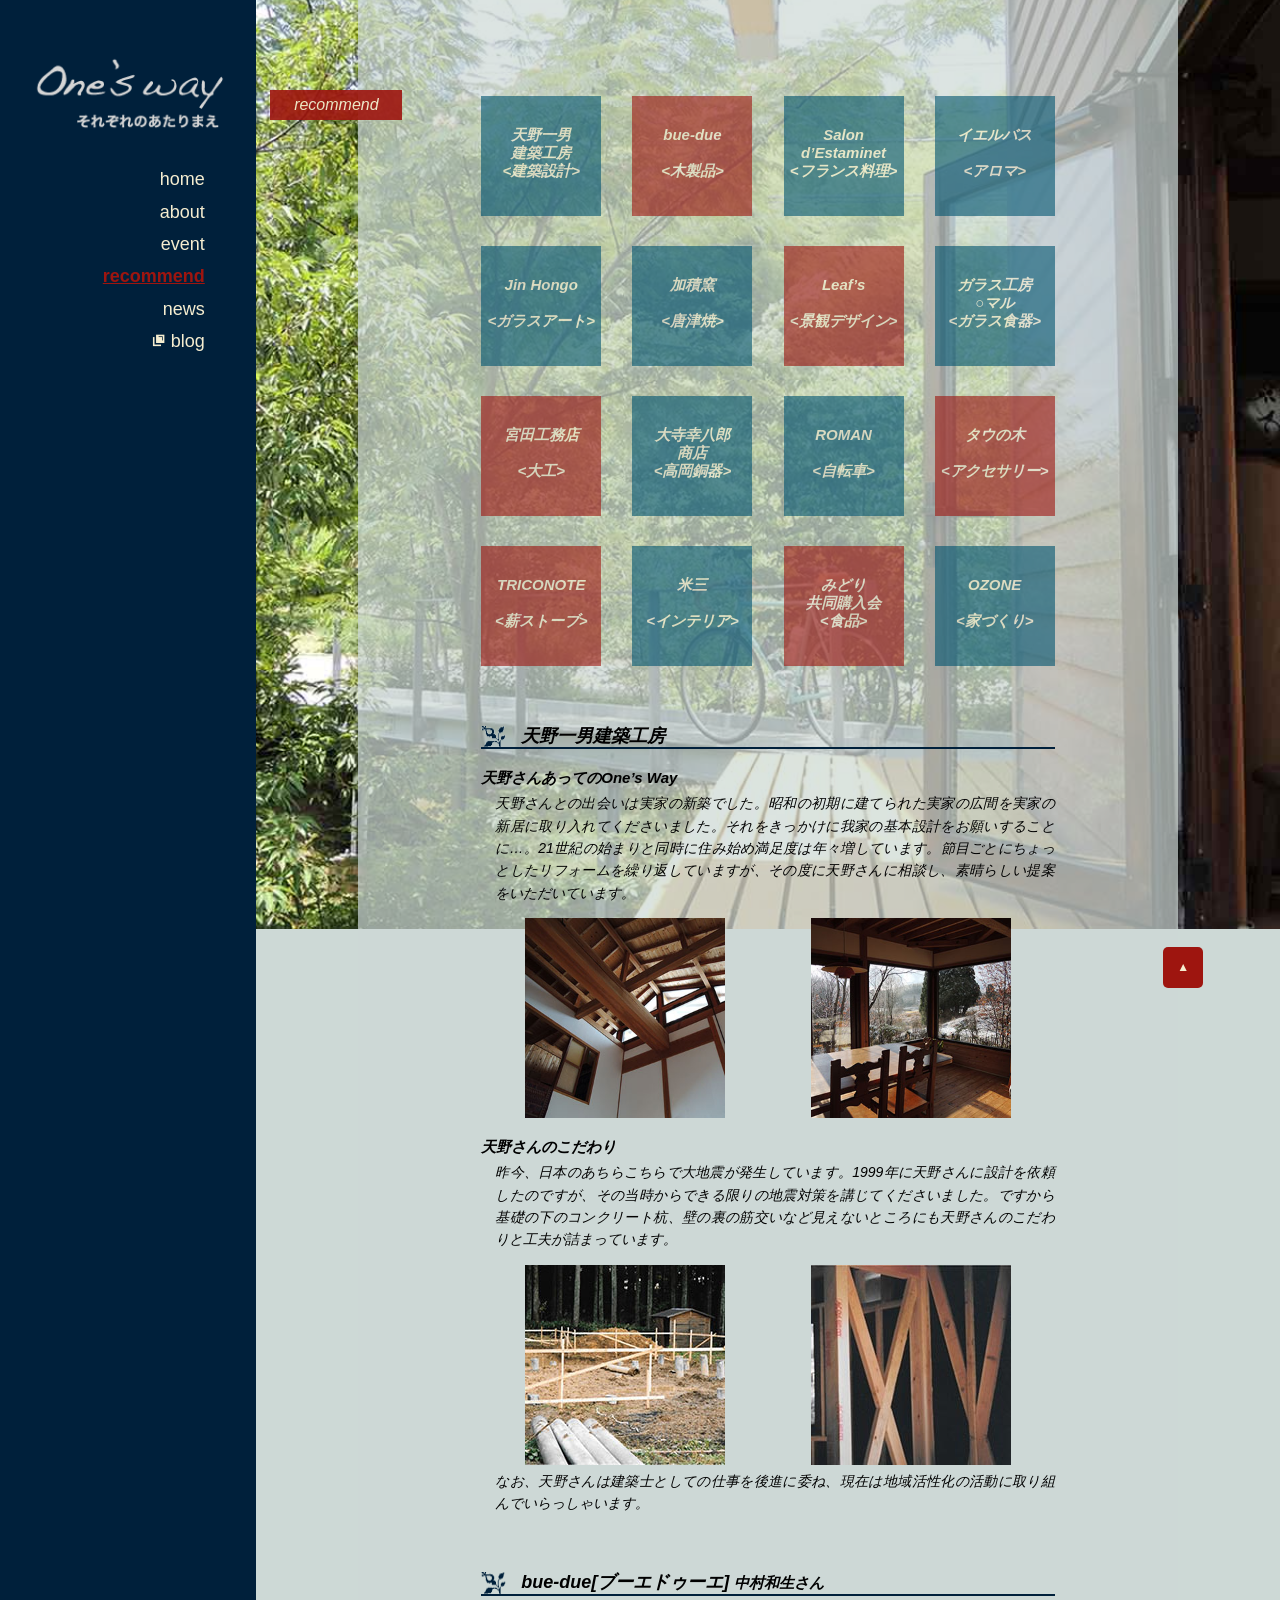
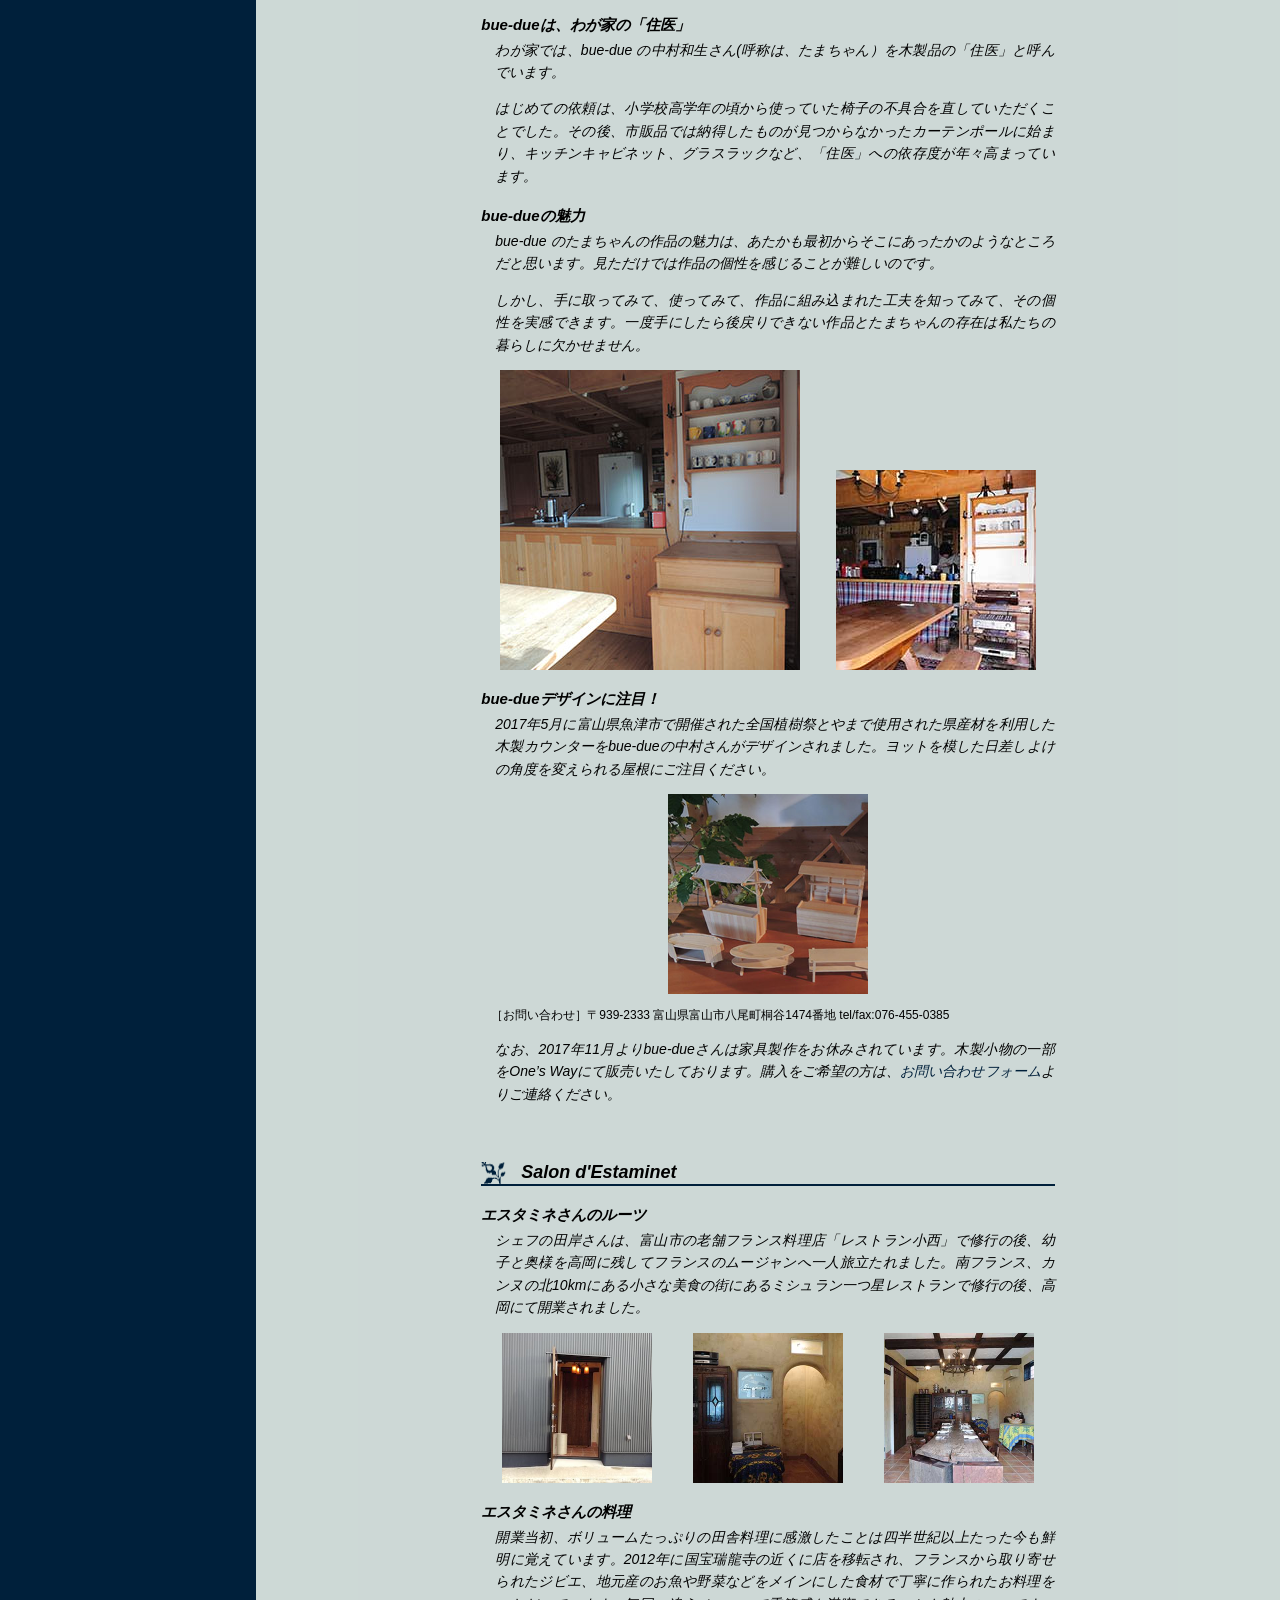
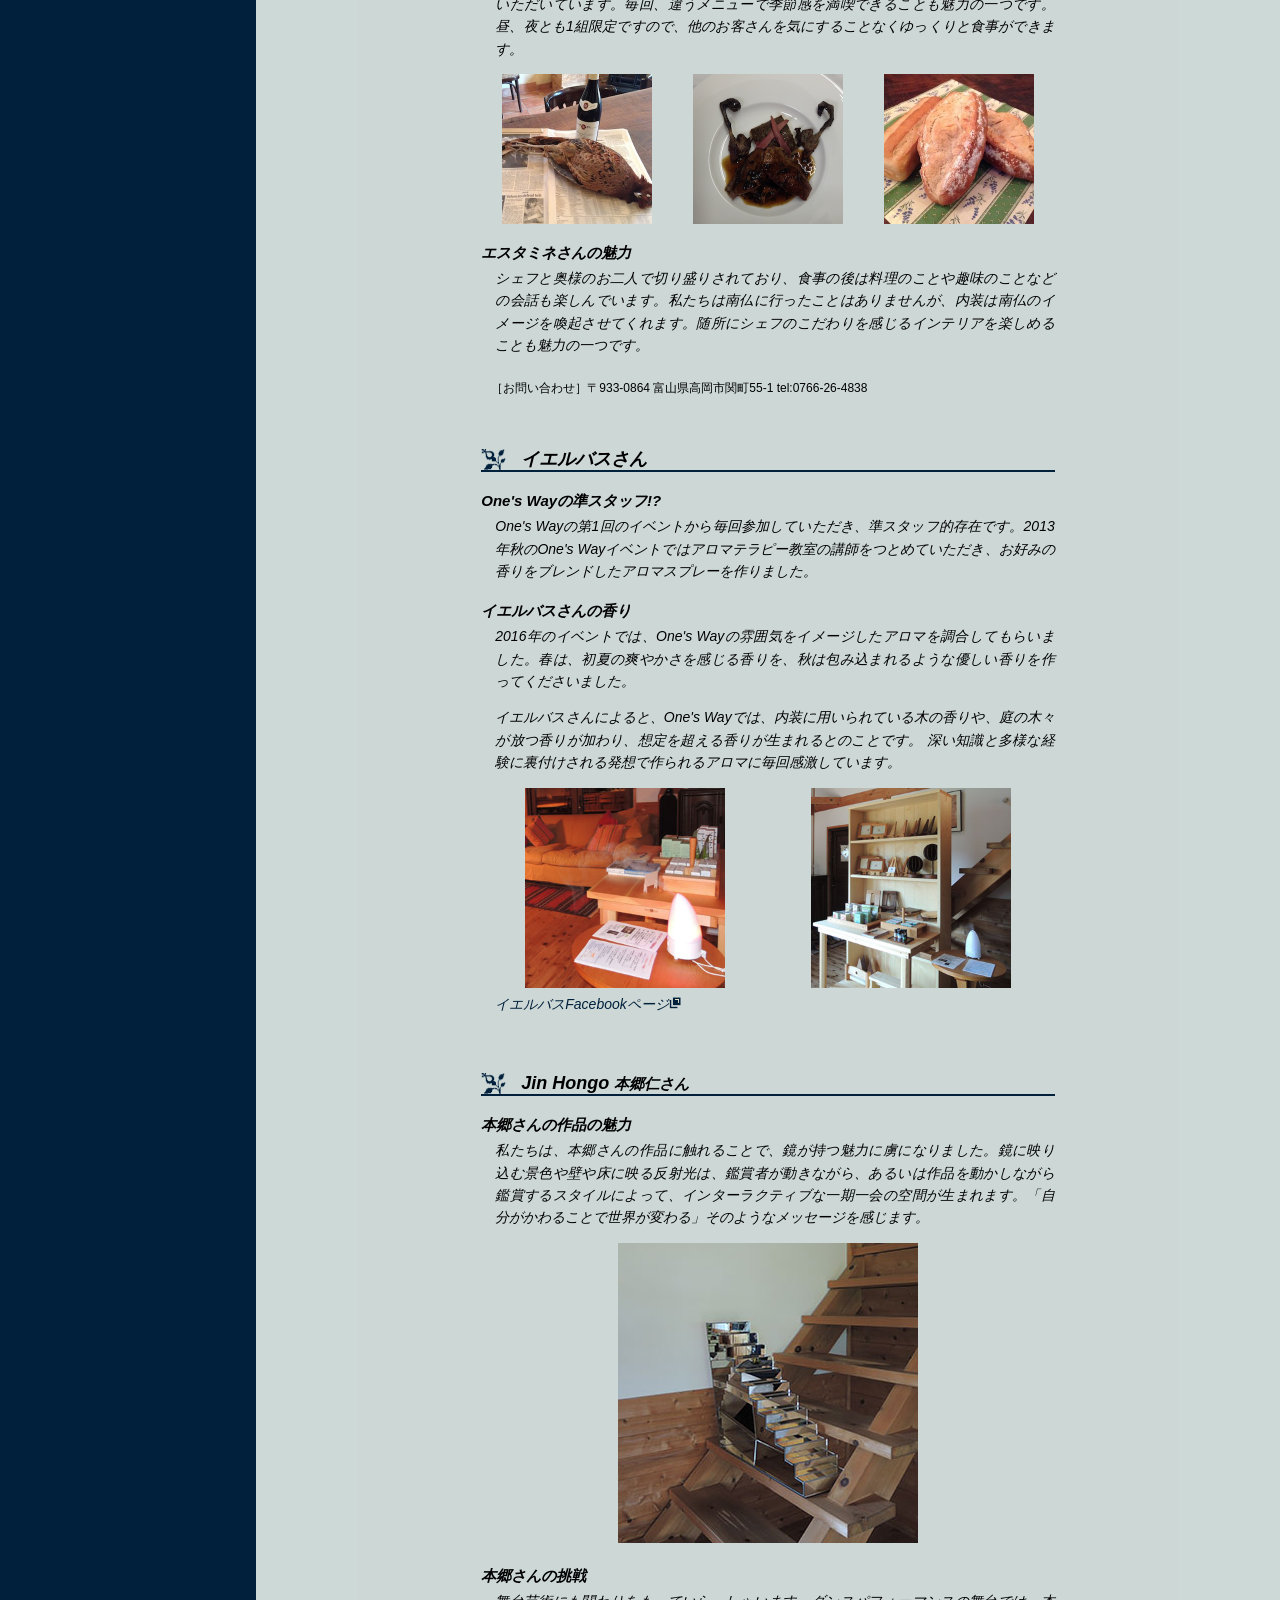
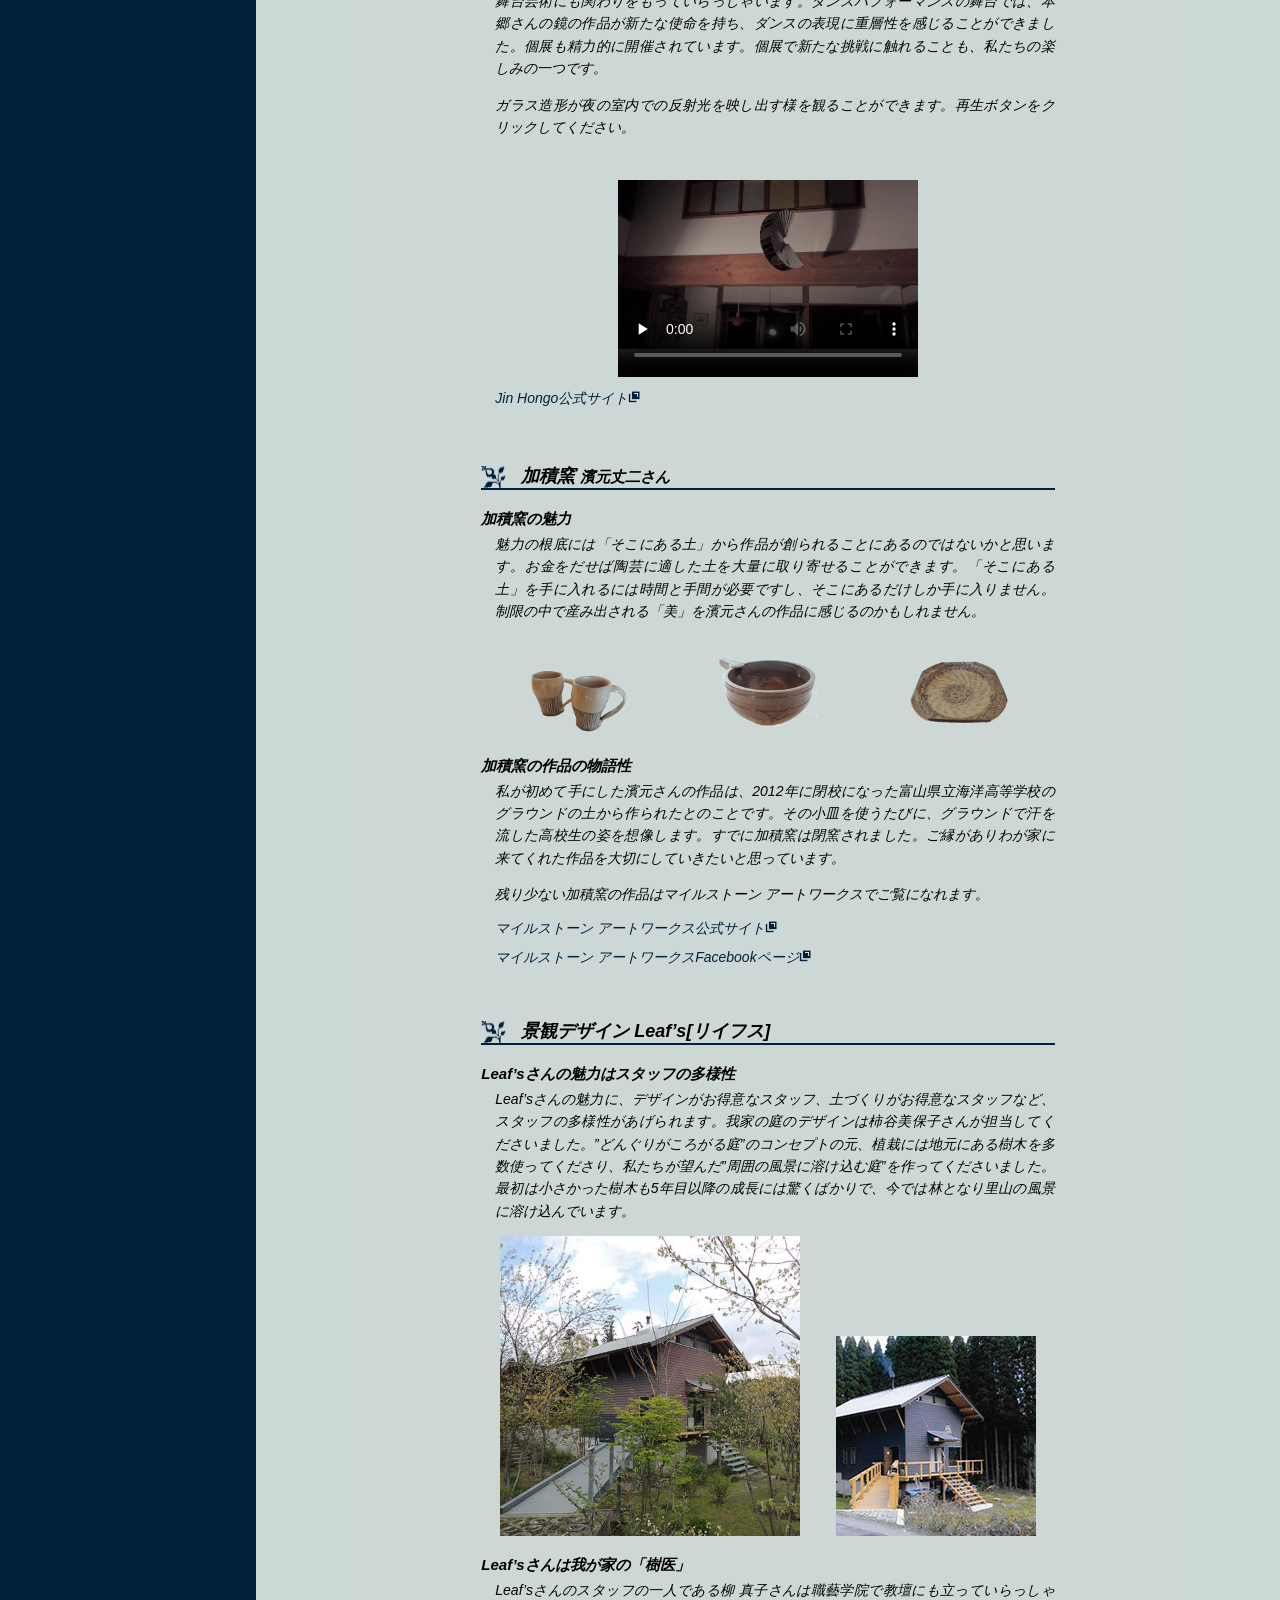
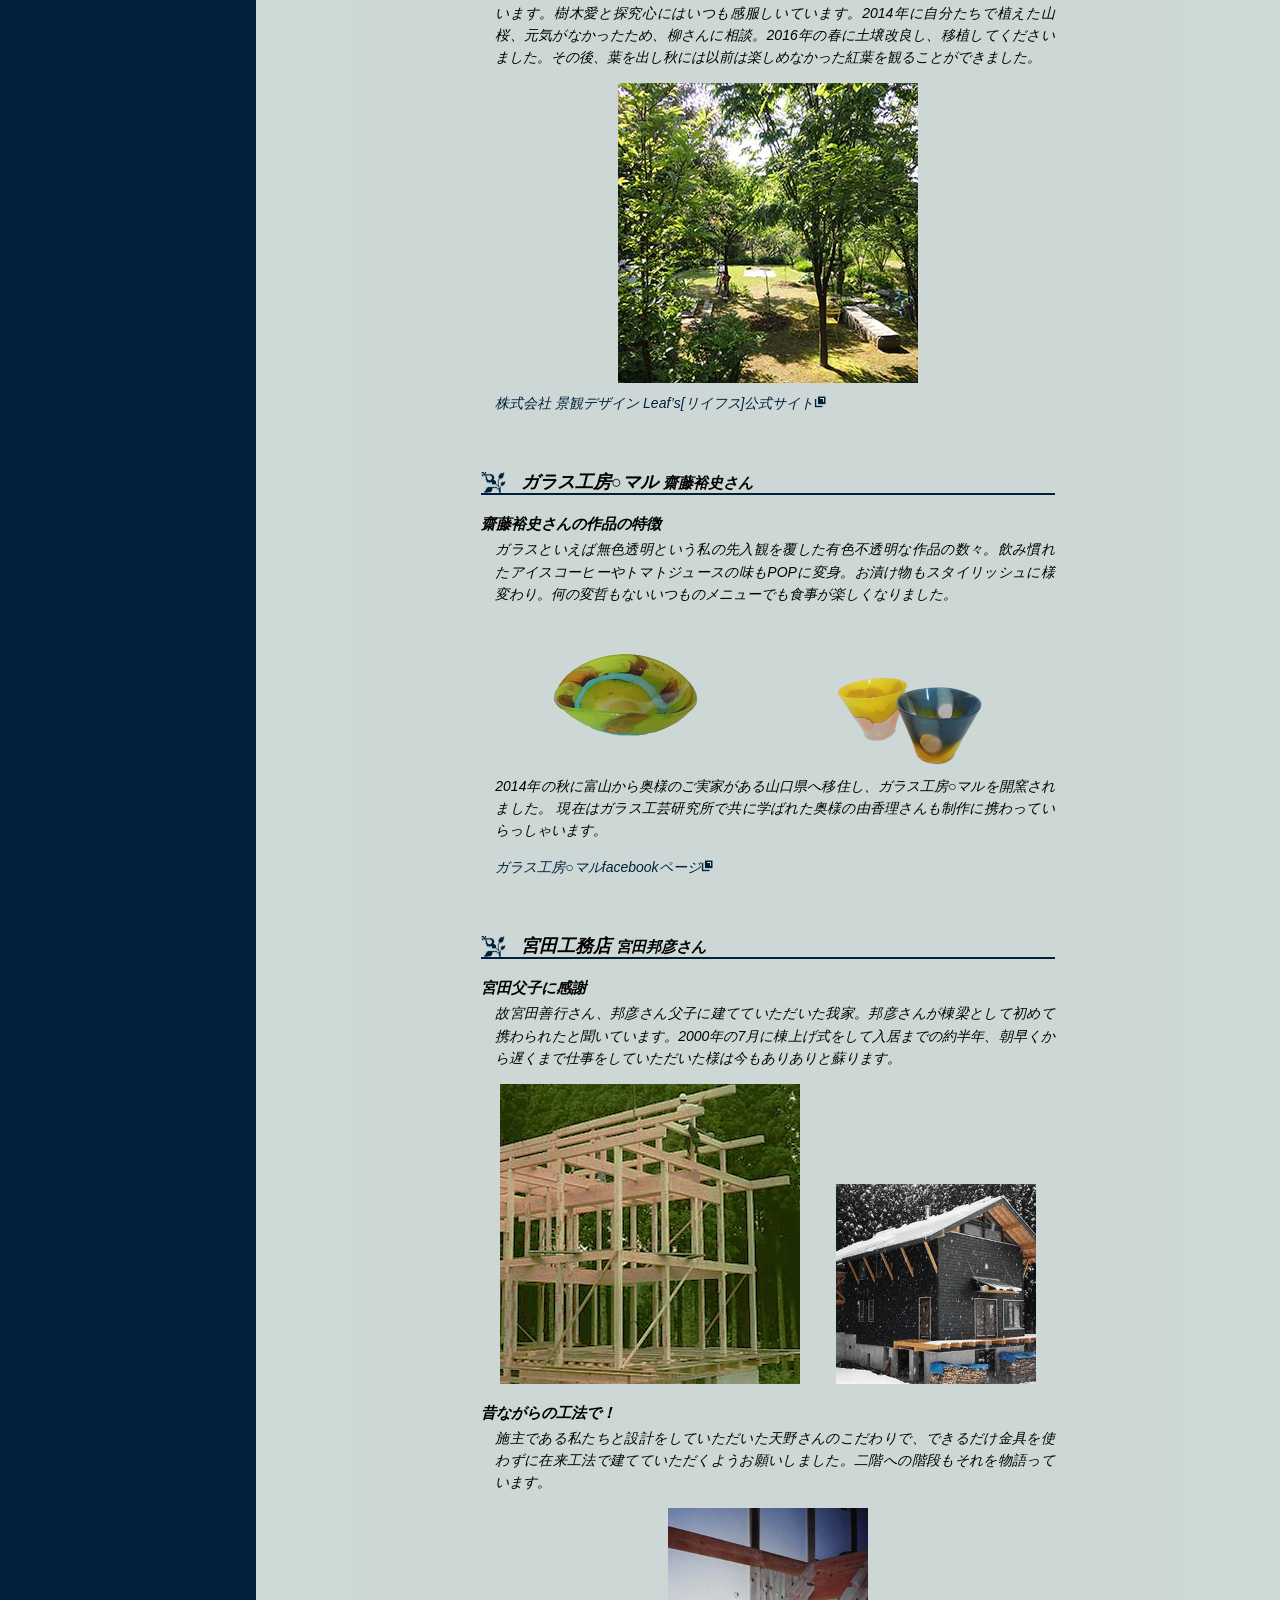
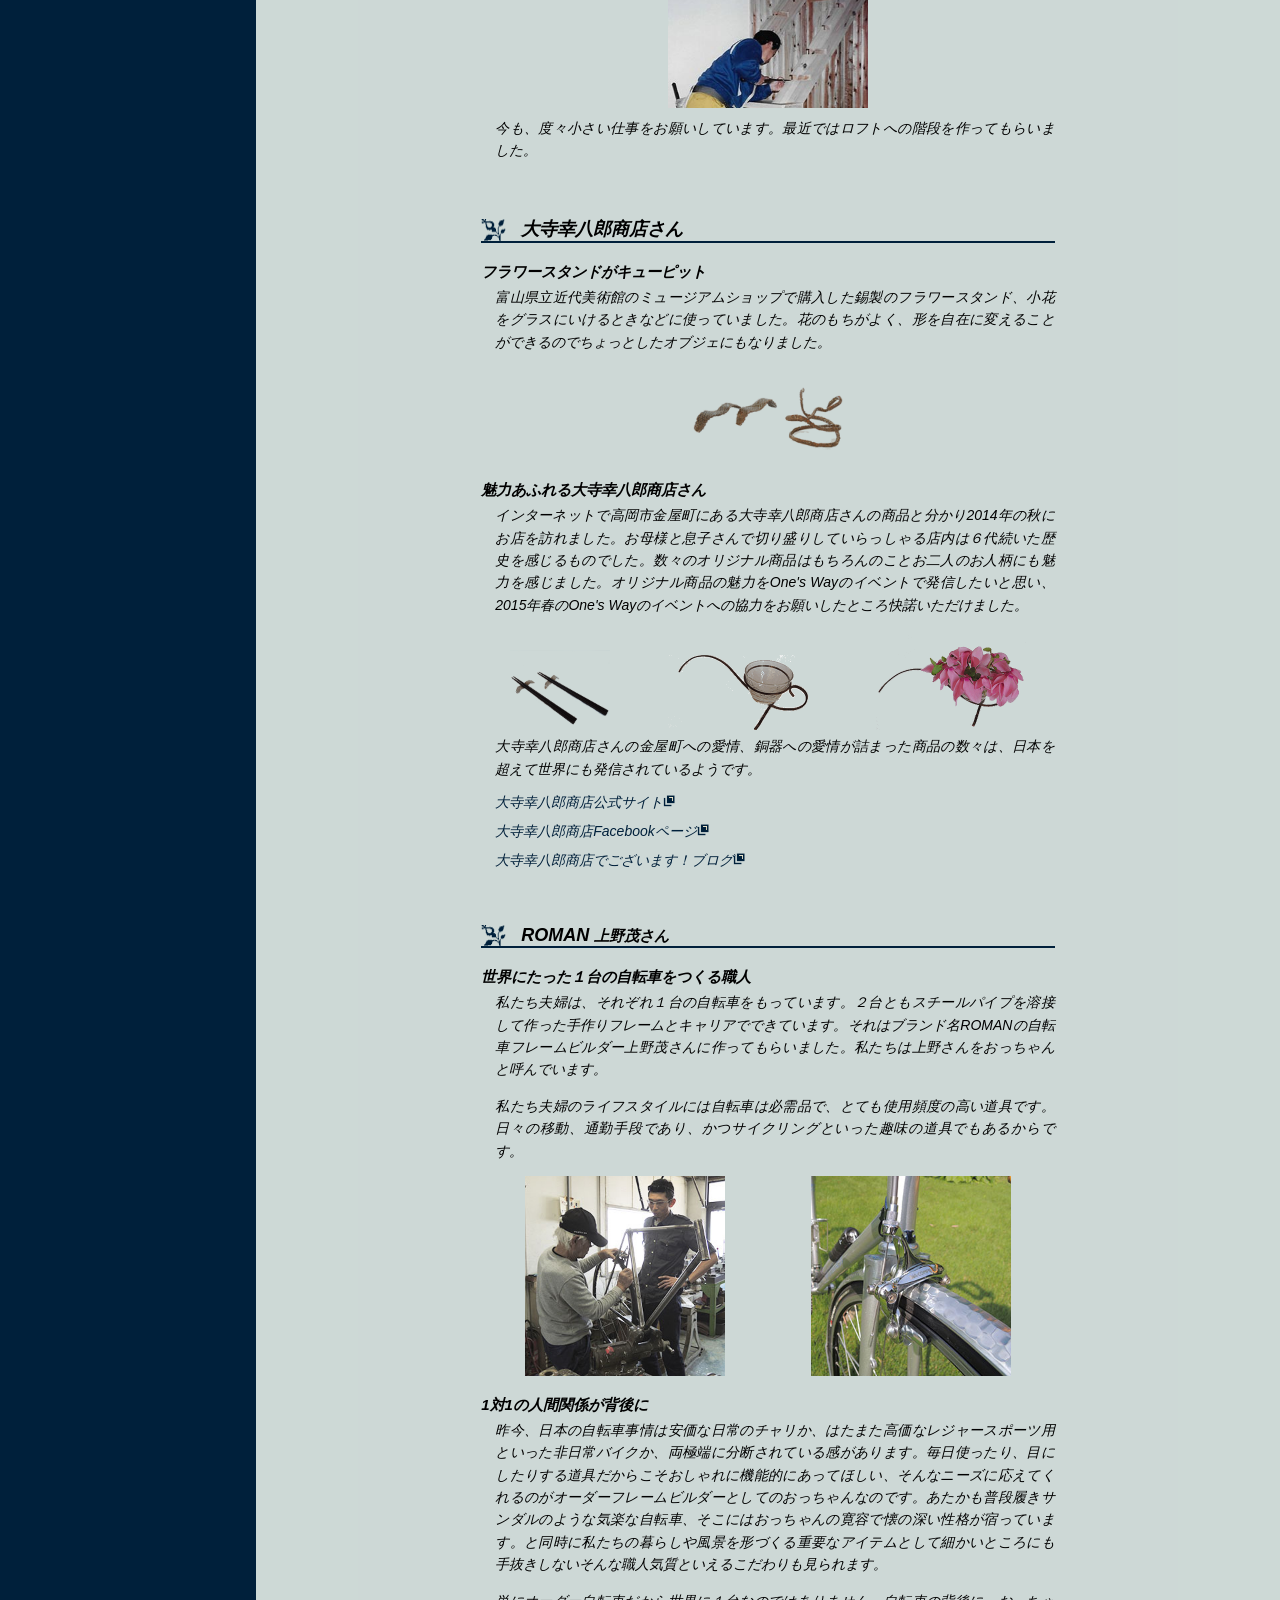
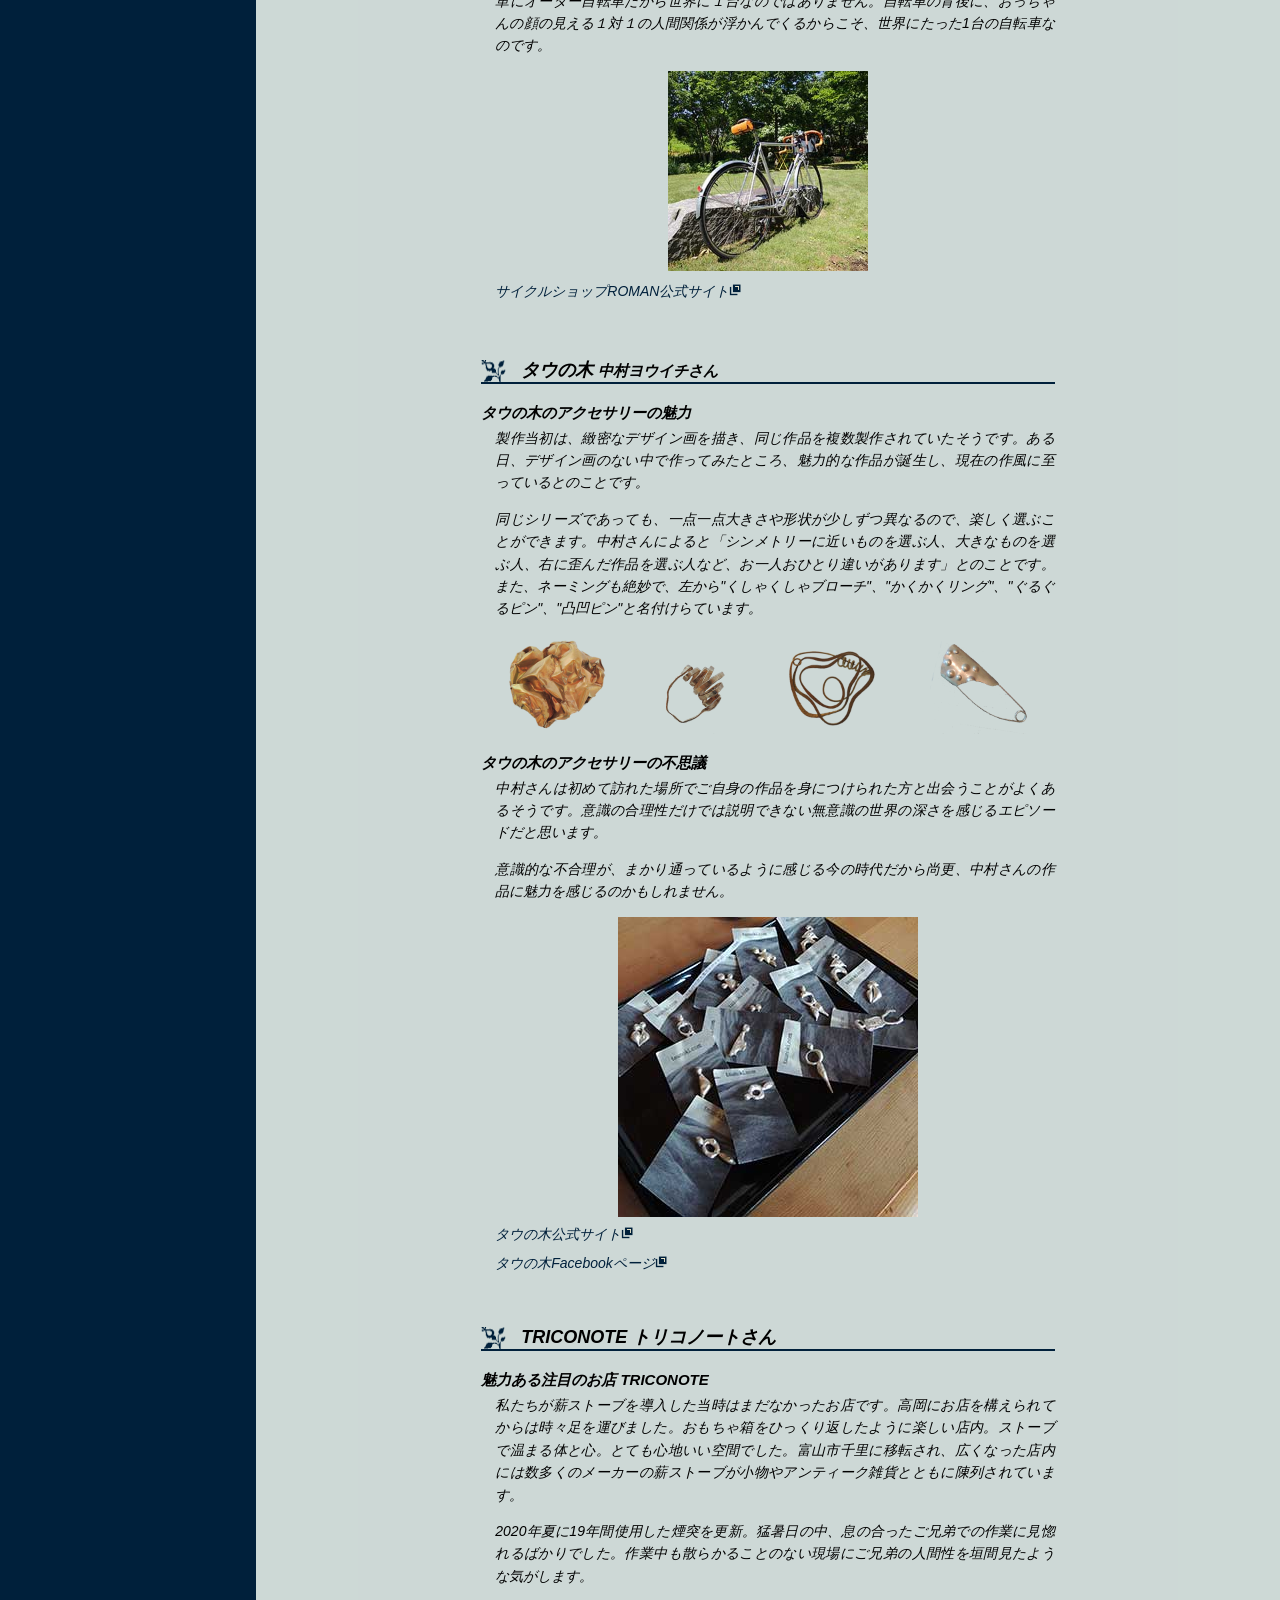
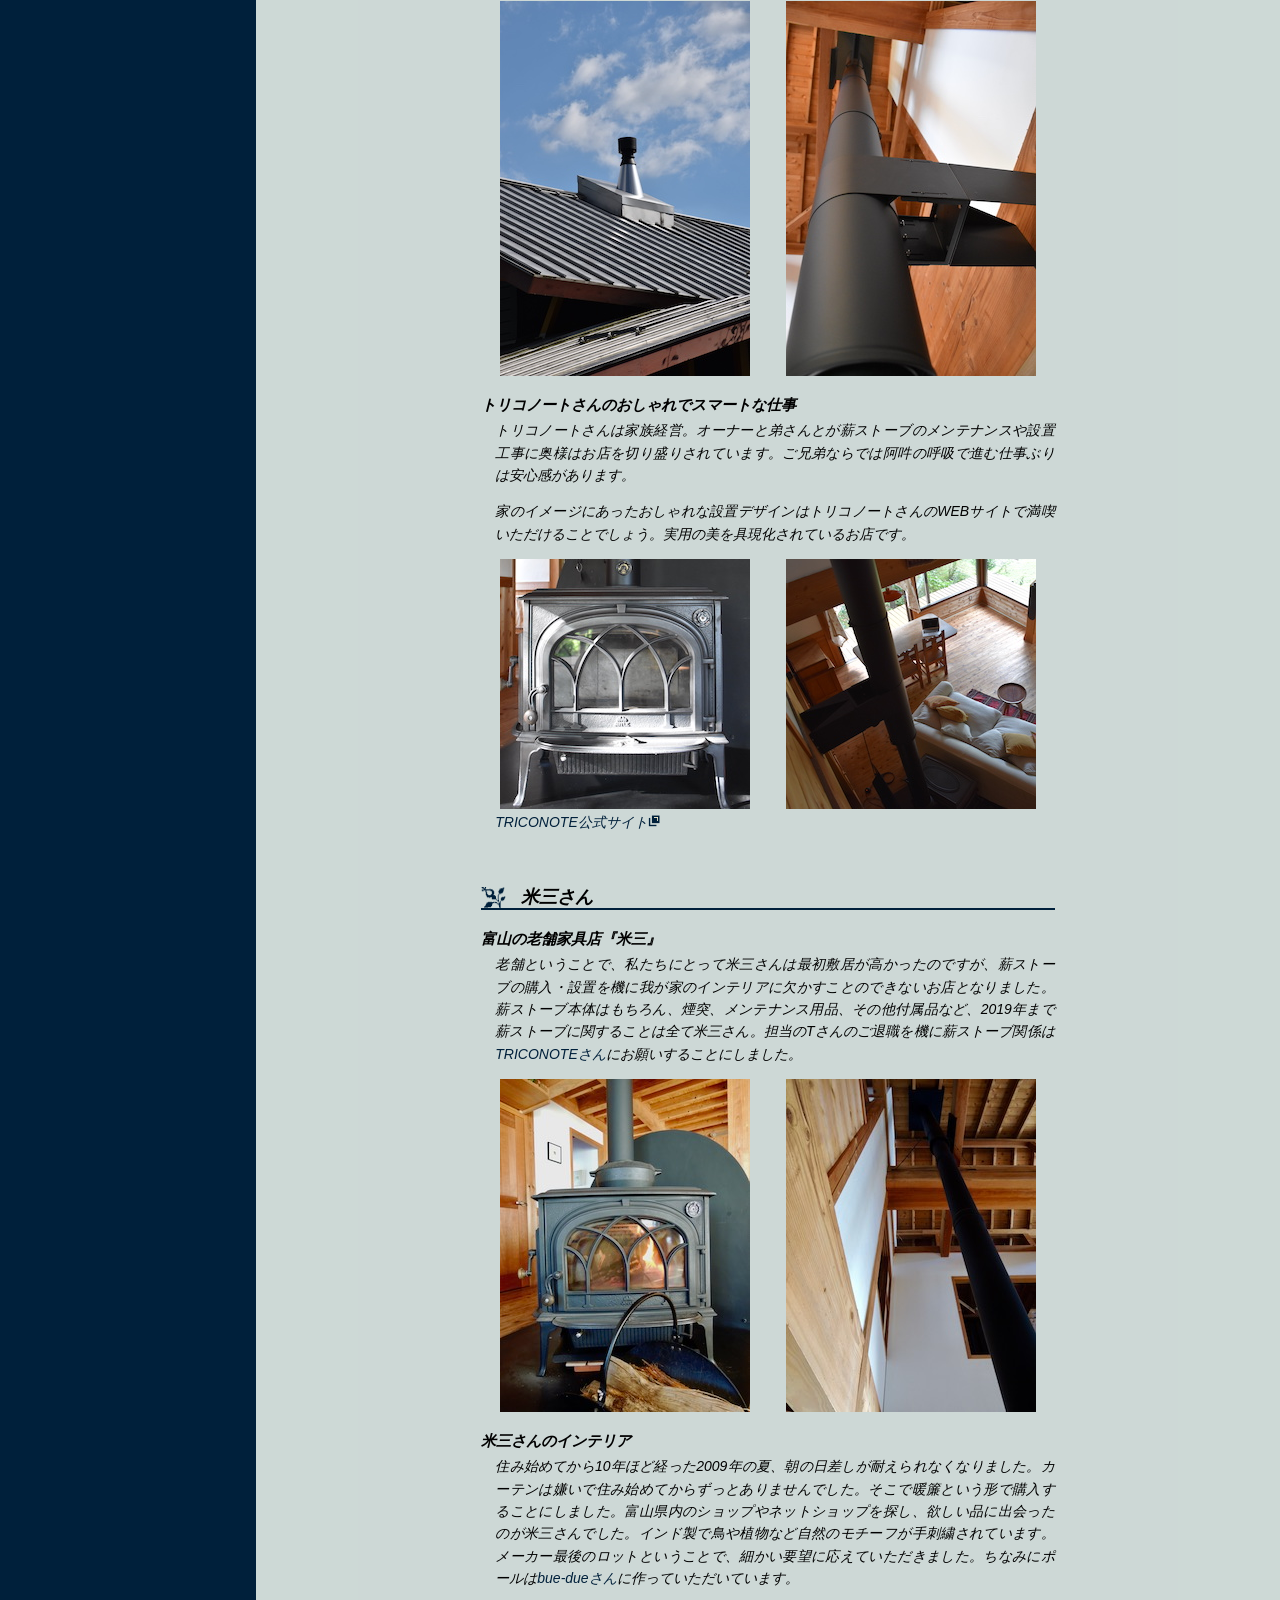
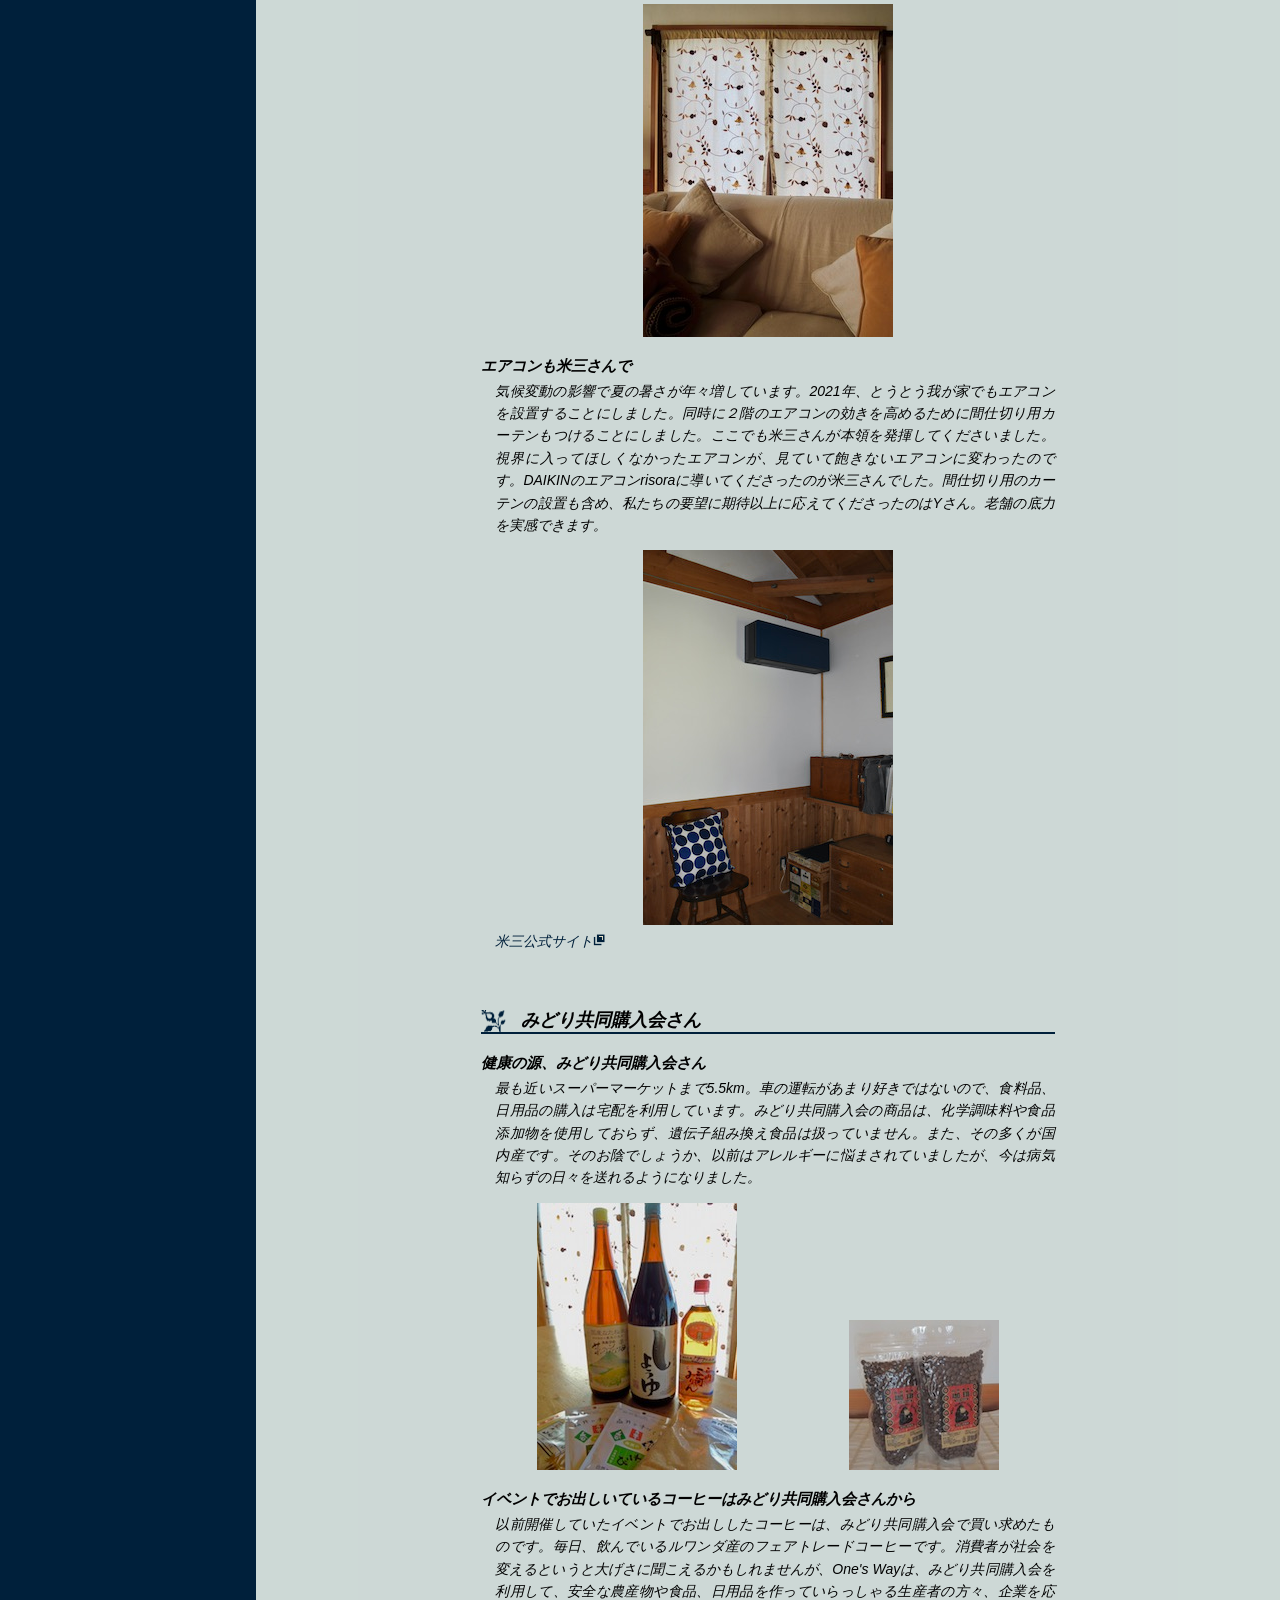
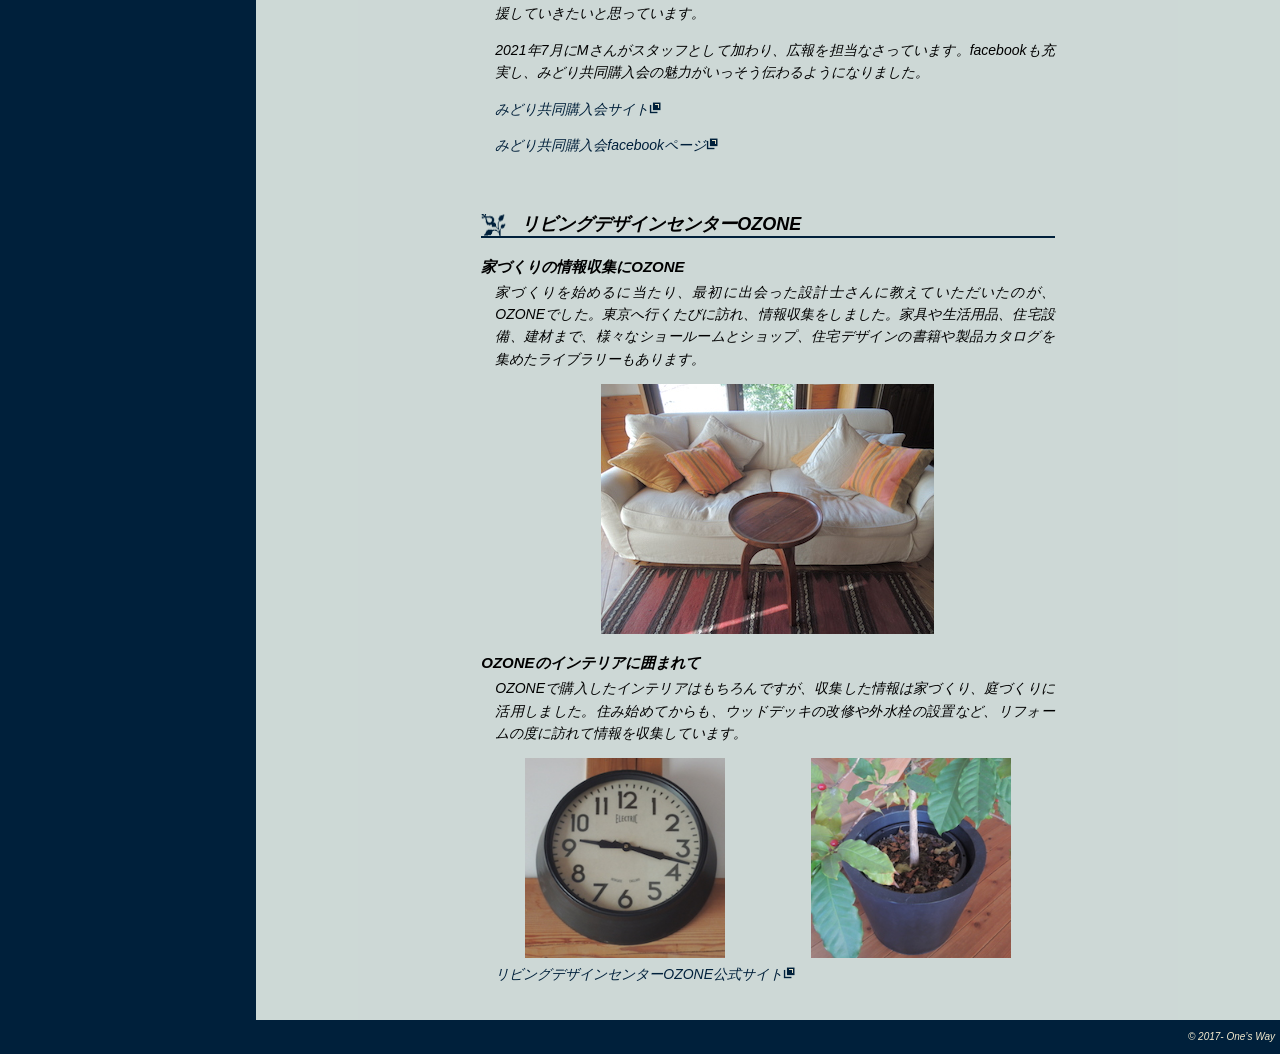
<file: recommend.html>
<!DOCTYPE HTML>
<html lang="ja">
<head>
    <meta charset="utf-8">
    <title>One&rsquo;s&nbsp;Way&nbsp;&frasl;&nbsp;おススメ</title>
    <link href="css/style.css" rel="stylesheet">
    <meta name="description" content="One&rsquo;s&nbsp;Way&#91;ワンズウェイ&#93;がおススメするクラフトマンやアーティスト、ショップを紹介しています。One&rsquo;s&nbsp;Way&#91;ワンズウェイ&#93がおススメする方の作品がもつそのヒトらしさ、そのモノらしさはOne&rsquo;s&nbsp;Way&#91;ワンズウェイ&#93に新たな価値を運んでくれています。">
    <meta name="keywords" content="One&rsquo;s&nbsp;Way&#91;ワンズウェイ&#93,ワンズウェイ,おすすめ,らしさ,アート,クラフト">
    <meta name="viewport" content="width=device-width,initial-scale=1.0" />
<script>
  (function(i,s,o,g,r,a,m){i['GoogleAnalyticsObject']=r;i[r]=i[r]||function(){
  (i[r].q=i[r].q||[]).push(arguments)},i[r].l=1*new Date();a=s.createElement(o),
  m=s.getElementsByTagName(o)[0];a.async=1;a.src=g;m.parentNode.insertBefore(a,m)
  })(window,document,'script','https://www.google-analytics.com/analytics.js','ga');

  ga('create', 'UA-96523920-1', 'auto');
  ga('send', 'pageview');

</script>
</head>
<body id="recommend_container">
<header>
    <p id="logo"><a href="index.html"><img src="images/logo_onesway_blue_c.gif" alt="ロゴ"></a></p>
    <nav>
      <div class="menu">
      <label for="Panel1"><img src="images/nav.gif" width="30" height="30" alt="nav"></label>
      <input type="checkbox" id="Panel1" class="on-off" value="オンオフ">
      <ul>
      <li id="nav_home"><a href="index.html">home</a></li>
      <li id="nav_about"><a href="about.html">about</a></li>
      <li id="nav_event"><a href="event.html">event</a></li>
      <li id="nav_recommend"><a href="recommend.html">recommend</a></li>
      <li id="nav_news"><a href="news.html">news</a></li>
      <li id="nav_blog"><a href="http://onesway.asablo.jp/blog/" target="_blank"><img src="images/rink.gif" width="14" height="14" alt="リンク">&nbsp;blog</a></li>
	  <l i id="nav_pin"><a href="https://www.pinterest.jp/onesway11/" target="_blank"><i mg src="images/pinterest.png" width="14" height="14" alt="pinterest"></a></li>
	  </ul>
      </div><!--/ menu -->
    </nav>
  </header>
  <div id="main_wrap">
  <article>
  <div id="sub_wrap">
    <div class="sub_nav">
    <ul>
    <li><h1>recommend</h1></li>
    </ul>
    </div><!--/ sub_nav -->
    <ul id="event_nav">
      <li class="blue"><a href="#rec_amano">天野一男<br>建築工房<br>&lt;建築設計&gt;</a></li>
      <li class="red"><a href="#rec_buedue">bue-due<br>&nbsp;<br>&lt;木製品&gt;</a></li>
      <li class="blue"><a href="#rec_estaminet">Salon<br>d&rsquo;Estaminet<br>&lt;フランス料理&gt;</a></li>
      <li class="blue"><a href="#rec_hierbas">イエルバス<br>&nbsp;<br>&lt;アロマ&gt;</a></li>
      <li class="blue"><a href="#rec_hongo">Jin Hongo<br>&nbsp;<br>&lt;ガラスアート&gt;</a></li> 
      <li class="blue"><a href="#rec_kazumi">加積窯<br>&nbsp;<br>&lt;唐津焼&gt;</a></li>
	  <li class="red"><a href="#rec_leafs">Leaf&rsquo;s<br>&nbsp;<br>&lt;景観デザイン&gt;</a></li>
	  <li class="blue"><a href="#rec_maru">ガラス工房<br>&#9675;マル<br>&lt;ガラス食器&gt;</a></li>
	  <li class="red"><a href="#rec_miyata">宮田工務店<br>&nbsp;<br>&lt;大工&gt;</a></li>
      <li class="blue"><a href="#rec_otera">大寺幸八郎<br>商店<br>&lt;高岡銅器&gt;</a></li>
	  <li class="blue"><a href="#rec_roman">ROMAN<br>&nbsp;<br>&lt;自転車&gt;</a></li>
      <li class="red"><a href="#rec_taunoki">タウの木<br>&nbsp;<br>&lt;アクセサリー&gt;</a></li>
      <li class="red"><a href="#rec_TRICONOTE">TRICONOTE<br>&nbsp;<br>&lt;薪ストーブ&gt;</a></li>
	  <li class="blue"><a href="#rec_komesan">米三<br>&nbsp;<br>&lt;インテリア&gt;</a></li>
      <li class="red"><a href="#rec_midori">みどり<br>共同購入会<br>&lt;食品&gt;</a></li>
   	  <li class="blue"><a href="#rec_ozone">OZONE<br>&nbsp;<br>&lt;家づくり&gt;</a></li>
    </ul>
      <section id="rec_amano">
      <h2>天野一男建築工房</h2>
      <h3>天野さんあってのOne&rsquo;s&nbsp;Way</h3>
      <p>天野さんとの出会いは実家の新築でした。昭和の初期に建てられた実家の広間を実家の新居に取り入れてくださいました。それをきっかけに我家の基本設計をお願いすることに…。21世紀の始まりと同時に住み始め満足度は年々増しています。節目ごとにちょっとしたリフォームを繰り返していますが、その度に天野さんに相談し、素晴らしい提案をいただいています。</p>
      <div class="img_wrap">
      <img src="images/r_amano01.jpg" width="200" height="200" alt="吹き抜けの梁">
      <img src="images/r_amano02.jpg" width="200" height="200" alt="南向きの窓からの眺め">
      </div>
      <h3>天野さんのこだわり</h3>
      <p>昨今、日本のあちらこちらで大地震が発生しています。1999年に天野さんに設計を依頼したのですが、その当時からできる限りの地震対策を講じてくださいました。ですから基礎の下のコンクリート杭、壁の裏の筋交いなど見えないところにも天野さんのこだわりと工夫が詰まっています。</p>
      <div class="img_wrap">
      <img src="images/r_amano03.jpg" width="200" height="200" alt="基礎の杭打ち">
      <img src="images/r_amano04.jpg" width="200" height="200" alt="筋交い">
      </div>
	  <p>なお、天野さんは建築士としての仕事を後進に委ね、現在は地域活性化の活動に取り組んでいらっしゃいます。</p>
    </section>
    <section id="rec_buedue">
      <h2>bue-due[ブーエドゥーエ]&nbsp;<small>中村和生さん</small></h2>
      <h3>bue-dueは、わが家の「住医」</h3>
      <p>わが家では、bue-due&nbsp;の中村和生さん(呼称は、たまちゃん）を木製品の「住医」と呼んでいます。</p>
      <p>はじめての依頼は、小学校高学年の頃から使っていた椅子の不具合を直していただくことでした。その後、市販品では納得したものが見つからなかったカーテンポールに始まり、キッチンキャビネット、グラスラックなど、「住医」への依存度が年々高まっています。</p>
      <h3>bue-dueの魅力</h3>
      <p>bue-due&nbsp;のたまちゃんの作品の魅力は、あたかも最初からそこにあったかのようなところだと思います。見ただけでは作品の個性を感じることが難しいのです。</p>
      <p>しかし、手に取ってみて、使ってみて、作品に組み込まれた工夫を知ってみて、その個性を実感できます。一度手にしたら後戻りできない作品とたまちゃんの存在は私たちの暮らしに欠かせません。</p>
      <div class="img_wrap">
      <img src="images/r_bue-due01.jpg" width="300" height="300" alt="キッチンキャビネットafter">
      <img src="images/r_bue-due02.jpg" width="200" height="200" alt="キッチンキャビネットbefore">
      </div>
      <h3>bue-dueデザインに注目！</h3>
      <p>2017年5月に富山県魚津市で開催された全国植樹祭とやまで使用された県産材を利用した木製カウンターをbue-dueの中村さんがデザインされました。ヨットを模した日差しよけの角度を変えられる屋根にご注目ください。</p>
      <img src="images/r_bue-due03.jpg" width="200" height="200" alt="模型">
	  <address>［お問い合わせ］〒939-2333&nbsp;富山県富山市八尾町桐谷1474番地&nbsp;tel/fax:076-455-0385</address>
	  <p>なお、2017年11月よりbue-dueさんは家具製作をお休みされています。木製小物の一部をOne&rsquo;s&nbsp;Wayにて販売いたしております。購入をご希望の方は、<a href="http://www.ne.jp/asahi/ones/way/about.html#contact">お問い合わせフォーム</a>よりご連絡ください。</p>
    </section>
    <section id="rec_estaminet">
      <h2>Salon d'Estaminet</h2>
      <h3>エスタミネさんのルーツ</h3>
      <p>シェフの田岸さんは、富山市の老舗フランス料理店「レストラン小西」で修行の後、幼子と奥様を高岡に残してフランスのムージャンへ一人旅立たれました。南フランス、カンヌの北10kmにある小さな美食の街にあるミシュラン一つ星レストランで修行の後、高岡にて開業されました。</p>
	    <div class="img_wrap">
	  <img src="images/r_estaminet02.jpg" width="150" height="150" alt="今のお店外観">
      <img src="images/r_estaminet01.jpg" width="150" height="150" alt="昔のお店のガラス">
	  <img src="images/r_estaminet04.jpg" width="150" height="150" alt="室内のインテリア">
	  </div>
      <h3>エスタミネさんの料理</h3>
      <p>開業当初、ボリュームたっぷりの田舎料理に感激したことは四半世紀以上たった今も鮮明に覚えています。2012年に国宝瑞龍寺の近くに店を移転され、フランスから取り寄せられたジビエ、地元産のお魚や野菜などをメインにした食材で丁寧に作られたお料理をいただいています。毎回、違うメニューで季節感を満喫できることも魅力の一つです。昼、夜とも1組限定ですので、他のお客さんを気にすることなくゆっくりと食事ができます。</p>
      <div class="img_wrap">
	  <img src="images/r_estaminet06.jpg" width="150" height="150" alt="空輸された雷鳥">
	  <img src="images/r_estaminet07.jpg" width="150" height="150" alt="メインディッシュ">
	  <img src="images/r_estaminet05.jpg" width="150" height="150" alt="焼きたてのパン">
      </div>
      <h3>エスタミネさんの魅力</h3>
      <p>シェフと奥様のお二人で切り盛りされており、食事の後は料理のことや趣味のことなどの会話も楽しんでいます。私たちは南仏に行ったことはありませんが、内装は南仏のイメージを喚起させてくれます。随所にシェフのこだわりを感じるインテリアを楽しめることも魅力の一つです。</p>
	  <address>［お問い合わせ］〒933-0864&nbsp;富山県高岡市関町55-1&nbsp;tel:0766-26-4838</address>
    </section>
    <section id="rec_hierbas">
      <h2>イエルバスさん</h2>
      <h3>One's Wayの準スタッフ!?</h3>
      <p>One's Wayの第1回のイベントから毎回参加していただき、準スタッフ的存在です。2013年秋のOne's Wayイベントではアロマテラピー教室の講師をつとめていただき、お好みの香りをブレンドしたアロマスプレーを作りました。</p>
      <h3>イエルバスさんの香り</h3>
      <p>2016年のイベントでは、One's Wayの雰囲気をイメージしたアロマを調合してもらいました。春は、初夏の爽やかさを感じる香りを、秋は包み込まれるような優しい香りを作ってくださいました。</p>
      <p>イエルバスさんによると、One's Wayでは、内装に用いられている木の香りや、庭の木々が放つ香りが加わり、想定を超える香りが生まれるとのことです。
      深い知識と多様な経験に裏付けされる発想で作られるアロマに毎回感激しています。</p>
      <div class="img_wrap">
      <img src="images/r_hierbas01.jpg" width="200" height="200" alt="室内1">
      <img src="images/r_hierbas02.jpg" width="200" height="200" alt="室内2">
      </div>
      <p><a href="https://www.facebook.com/hierbas.aroma.comida/" target="_blank">イエルバスFacebookページ<img src="images/rink_b.gif" width="13" height="13" alt="リンク"></a></p>
    </section>
    <section id="rec_hongo">
      <h2>Jin&nbsp;Hongo&nbsp;<small>本郷仁さん</small></h2>
      <h3>本郷さんの作品の魅力</h3>
      <p>私たちは、本郷さんの作品に触れることで、鏡が持つ魅力に虜になりました。鏡に映り込む景色や壁や床に映る反射光は、鑑賞者が動きながら、あるいは作品を動かしながら鑑賞するスタイルによって、インターラクティブな一期一会の空間が生まれます。「自分がかわることで世界が変わる」そのようなメッセージを感じます。</p>
      <img src="images/r_hongo01.jpg" width="300" height="300" alt="屋内の作品">
      <h3>本郷さんの挑戦</h3>
      <p>舞台芸術にも関わりをもっていらっしゃいます。ダンスパフォーマンスの舞台では、本郷さんの鏡の作品が新たな使命を持ち、ダンスの表現に重層性を感じることができました。個展も精力的に開催されています。個展で新たな挑戦に触れることも、私たちの楽しみの一つです。</p>
      <p>ガラス造形が夜の室内での反射光を映し出す様を観ることができます。再生ボタンをクリックしてください。</p>
      <video poster="images/e14s_night.jpg" preload="none" controls width="300" height="225">
      <source src="video/night.mp4" type="video/mp4">
      </video>
      <p><a href="http://www.jinhongo.com/" target="_blank">Jin&nbsp;Hongo公式サイト<img src="images/rink_b.gif" width="13" height="13" alt="リンク"></a></p>
    </section>
    <section id="rec_kazumi">
      <h2>加積窯&nbsp;<small>濱元丈二さん</small></h2>
      <h3>加積窯の魅力</h3>
      <p>魅力の根底には「そこにある土」から作品が創られることにあるのではないかと思います。お金をだせば陶芸に適した土を大量に取り寄せることができます。「そこにある土」を手に入れるには時間と手間が必要ですし、そこにあるだけしか手に入りません。制限の中で産み出される「美」を濱元さんの作品に感じるのかもしれません。</p>
      <div class="img_wrap">
      <img src="images/r_hamamoto01.png" width="100" height="100" alt="カップ">
      <img src="images/r_hamamoto02.png" width="100" height="100" alt="片口">
      <img src="images/r_hamamoto03.png" width="100" height="100" alt="角皿">
      </div>
      <h3>加積窯の作品の物語性</h3>
      <p>私が初めて手にした濱元さんの作品は、2012年に閉校になった富山県立海洋高等学校のグラウンドの土から作られたとのことです。その小皿を使うたびに、グラウンドで汗を流した高校生の姿を想像します。すでに加積窯は閉窯されました。ご縁がありわが家に来てくれた作品を大切にしていきたいと思っています。</p>
      <p>残り少ない加積窯の作品はマイルストーン&nbsp;アートワークスでご覧になれます。</p>
      <div class="rink_wrap">
      <p><a href="http://www.milestone-art.com/" target="_blank">マイルストーン&nbsp;アートワークス公式サイト<img src="images/rink_b.gif" width="13" height="13" alt="リンク"></a></p>
      <p><a href="https://ja-jp.facebook.com/MilestoneArtWorks/" target="_blank">マイルストーン&nbsp;アートワークスFacebookページ<img src="images/rink_b.gif" width="13" height="13" alt="リンク"></a></p>
      </div>
    </section>
    <section id="rec_leafs">
      <h2>景観デザイン&nbsp;Leaf&rsquo;s[リイフス]</h2>
      <h3>Leaf&rsquo;sさんの魅力はスタッフの多様性</h3>
      <p>Leaf&rsquo;sさんの魅力に、デザインがお得意なスタッフ、土づくりがお得意なスタッフなど、スタッフの多様性があげられます。我家の庭のデザインは柿谷美保子さんが担当してくださいました。”どんぐりがころがる庭”のコンセプトの元、植栽には地元にある樹木を多数使ってくださり、私たちが望んだ”周囲の風景に溶け込む庭”を作ってくださいました。最初は小さかった樹木も5年目以降の成長には驚くばかりで、今では林となり里山の風景に溶け込んでいます。</p>
   		<div class="img_wrap">
      <img src="images/r_leafs01.jpg" width="300" height="300" alt="施工後の庭">
      <img src="images/r_leafs02.jpg" width="200" height="200" alt="施工前の庭">
      </div>
      <h3>Leaf&rsquo;sさんは我が家の「樹医」</h3>
      <p>Leaf&rsquo;sさんのスタッフの一人である柳 真子さんは職藝学院で教壇にも立っていらっしゃいます。樹木愛と探究心にはいつも感服しいています。2014年に自分たちで植えた山桜、元気がなかったため、柳さんに相談。2016年の春に土壌改良し、移植してくださいました。その後、葉を出し秋には以前は楽しめなかった紅葉を観ることができました。</p>
   		<img src="images/r_leafs03.jpg" width="300" height="300" alt="現在の庭">        
      <p><a href="http://www.keikan-leafs.com/" target="_blank">株式会社 景観デザイン Leaf&#8217;s[リイフス]公式サイト<img src="images/rink_b.gif" width="13" height="13" alt="リンク"></a></p>
    </section>
  	<section id="rec_maru">
      <h2>ガラス工房&#9675;マル&nbsp;<small>齋藤裕史さん</small></h2>
      <h3>齋藤裕史さんの作品の特徴</h3>
      <p>ガラスといえば無色透明という私の先入観を覆した有色不透明な作品の数々。飲み慣れたアイスコーヒーやトマトジュースの味もPOPに変身。お漬け物もスタイリッシュに様変わり。何の変哲もないいつものメニューでも食事が楽しくなりました。</p>
      <div class="img_wrap">
      <img src="images/r_saito01.png" width="150" height="150" alt="小鉢">
      <img src="images/r_saito02.png" width="150" height="150" alt="グラス">
      </div>
	  <p>2014年の秋に富山から奥様のご実家がある山口県へ移住し、ガラス工房&#9675;マルを開窯されました。
	  現在はガラス工芸研究所で共に学ばれた奥様の由香理さんも制作に携わっていらっしゃいます。</p>
      <p><a href="https://www.facebook.com/garasukoubouMARU/" target="_blank">ガラス工房&#9675;マルfacebookページ<img src="images/rink_b.gif" width="13" height="13" alt="リンク"></a></p>
    </section>
    <section id="rec_miyata">
      <h2>宮田工務店&nbsp;<small>宮田邦彦さん</small></h2>
      <h3>宮田父子に感謝</h3>
      <p>故宮田善行さん、邦彦さん父子に建てていただいた我家。邦彦さんが棟梁として初めて携わられたと聞いています。2000年の7月に棟上げ式をして入居までの約半年、朝早くから遅くまで仕事をしていただいた様は今もありありと蘇ります。</p>
   		<div class="img_wrap">
      <img src="images/r_miyata01.jpg" width="300" height="300" alt="施工中の我家">
      <img src="images/r_miyata02.jpg" width="200" height="200" alt="完成した我家">
      </div>
      <h3>昔ながらの工法で！</h3>
      <p>施主である私たちと設計をしていただいた天野さんのこだわりで、できるだけ金具を使わずに在来工法で建てていただくようお願いしました。二階への階段もそれを物語っています。</p>
   		<img src="images/r_miyata03.jpg" width="200" height="200" alt="階段工事">
      <p>今も、度々小さい仕事をお願いしています。最近ではロフトへの階段を作ってもらいました。</p>   
    </section>
    <section id="rec_otera">
      <h2>大寺幸八郎商店さん</h2>
      <h3>フラワースタンドがキューピット</h3>
      <p>富山県立近代美術館のミュージアムショップで購入した錫製のフラワースタンド、小花をグラスにいけるときなどに使っていました。花のもちがよく、形を自在に変えることができるのでちょっとしたオブジェにもなりました。</p>
      <img src="images/r_otera02.png" width="150" alt="フラワースタンド">
      <h3>魅力あふれる大寺幸八郎商店さん</h3>
      <p>インターネットで高岡市金屋町にある大寺幸八郎商店さんの商品と分かり2014年の秋にお店を訪れました。お母様と息子さんで切り盛りしていらっしゃる店内は６代続いた歴史を感じるものでした。数々のオリジナル商品はもちろんのことお二人のお人柄にも魅力を感じました。オリジナル商品の魅力をOne's Wayのイベントで発信したいと思い、2015年春のOne's Wayのイベントへの協力をお願いしたところ快諾いただけました。</p>
      <div class="img_wrap">
      <img src="images/r_otera01.png" width="100" height="100" alt="箸置き">
      <img src="images/r_otera03.png" width="150" height="75" alt="燭台花器1">
      <img src="images/r_otera04.png" width="150" height="100" alt="燭台花器2">
      </div>
      <p>大寺幸八郎商店さんの金屋町への愛情、銅器への愛情が詰まった商品の数々は、日本を超えて世界にも発信されているようです。</p>
      <div class="rink_wrap">
      <p><a href="http://www.ootera.com/" target="_blank">大寺幸八郎商店公式サイト<img src="images/rink_b.gif" width="13" height="13" alt="リンク"></a></p>
      <p><a href="https://ja-jp.facebook.com/oterako8ro/" target="_blank">大寺幸八郎商店Facebookページ<img src="images/rink_b.gif" width="13" height="13" alt="リンク"></a></p>
      <p><a href="http://blog.livedoor.jp/oterako8ro/" target="_blank">大寺幸八郎商店でございます！ブログ<img src="images/rink_b.gif" width="13" height="13" alt="リンク"></a></p>
      </div>
    </section>
    <section id="rec_roman">
      <h2>ROMAN&nbsp;<small>上野茂さん</small></h2>
      <h3>世界にたった１台の自転車をつくる職人</h3>
      <p>私たち夫婦は、それぞれ１台の自転車をもっています。２台ともスチールパイプを溶接して作った手作りフレームとキャリアでできています。それはブランド名ROMANの自転車フレームビルダー上野茂さんに作ってもらいました。私たちは上野さんをおっちゃんと呼んでいます。</p><p>私たち夫婦のライフスタイルには自転車は必需品で、とても使用頻度の高い道具です。日々の移動、通勤手段であり、かつサイクリングといった趣味の道具でもあるからです。</p>
      <div class="img_wrap">
      <img src="images/r_roman01.jpg" width="200" height="200" alt="工房">
      <img src="images/r_roman02.jpg" width="200" height="200" alt="ブレーキ">
      </div>
      <h3>1対1の人間関係が背後に</h3>
			<p>昨今、日本の自転車事情は安価な日常のチャリか、はたまた高価なレジャースポーツ用といった非日常バイクか、両極端に分断されている感があります。毎日使ったり、目にしたりする道具だからこそおしゃれに機能的にあってほしい、そんなニーズに応えてくれるのがオーダーフレームビルダーとしてのおっちゃんなのです。あたかも普段履きサンダルのような気楽な自転車、そこにはおっちゃんの寛容で懐の深い性格が宿っています。と同時に私たちの暮らしや風景を形づくる重要なアイテムとして細かいところにも手抜きしないそんな職人気質といえるこだわりも見られます。</p>
<p>単にオーダー自転車だから世界に１台なのではありません。自転車の背後に、おっちゃんの顔の見える１対１の人間関係が浮かんでくるからこそ、世界にたった1台の自転車なのです。</p>
      <img src="images/r_roman03.jpg" width="200" height="200" alt="芝生に自転車">
      <p><a href="http://www.cycle-roman.com/" target="_blank">サイクルショップROMAN公式サイト<img src="images/rink_b.gif" width="13" height="13" alt="リンク"></a></p>
    </section>
    <section id="rec_taunoki">
      <h2>タウの木&nbsp;<small>中村ヨウイチさん</small></h2>
      <h3>タウの木のアクセサリーの魅力</h3>
      <p>製作当初は、緻密なデザイン画を描き、同じ作品を複数製作されていたそうです。ある日、デザイン画のない中で作ってみたところ、魅力的な作品が誕生し、現在の作風に至っているとのことです。</p>
      <p>同じシリーズであっても、一点一点大きさや形状が少しずつ異なるので、楽しく選ぶことができます。中村さんによると「シンメトリーに近いものを選ぶ人、大きなものを選ぶ人、右に歪んだ作品を選ぶ人など、お一人おひとり違いがあります」とのことです。また、ネーミングも絶妙で、左から"くしゃくしゃブローチ"、"かくかくリング"、"ぐるぐるピン"、"凸凹ピン"と名付けらています。</p>
      <div class="img_wrap">
      <img src="images/r_taunoki01.png" width="100" height="100" alt="くしゃくしゃブローチ">
      <img src="images/r_taunoki02.png" width="75" height="75" alt="かくかくリング">
      <img src="images/r_taunoki03.png" width="100" height="100" alt="ぐるぐるピン">
      <img src="images/r_taunoki04.png" width="100" height="100" alt="凸凹ピン">
      </div>
      <h3>タウの木のアクセサリーの不思議</h3>
      <p>中村さんは初めて訪れた場所でご自身の作品を身につけられた方と出会うことがよくあるそうです。意識の合理性だけでは説明できない無意識の世界の深さを感じるエピソードだと思います。</p>
      <p>意識的な不合理が、まかり通っているように感じる今の時代だから尚更、中村さんの作品に魅力を感じるのかもしれません。</p>
      <img src="images/r_taunoki02.jpg" width="300" height="300" alt="人型ピンバッチ">
      <div class="rink_wrap">
     	<p><a href="http://www.taunoki.com/" target="_blank">タウの木公式サイト<img src="images/rink_b.gif" width="13" height="13" alt="リンク"></a></p>
      <p><a href="https://ja-jp.facebook.com/taunoki/" target="_blank">タウの木Facebookページ<img src="images/rink_b.gif" width="13" height="13" alt="リンク"></a></p>
      </div>
    </section>
    <section id="rec_TRICONOTE">
      <h2>TRICONOTE&nbsp;トリコノートさん</h2>
      <h3>魅力ある注目のお店&nbsp;TRICONOTE</h3>
      <p>私たちが薪ストーブを導入した当時はまだなかったお店です。高岡にお店を構えられてからは時々足を運びました。おもちゃ箱をひっくり返したように楽しい店内。ストーブで温まる体と心。とても心地いい空間でした。富山市千里に移転され、広くなった店内には数多くのメーカーの薪ストーブが小物やアンティーク雑貨とともに陳列されています。</p>
      <p>2020年夏に19年間使用した煙突を更新。猛暑日の中、息の合ったご兄弟での作業に見惚れるばかりでした。作業中も散らかることのない現場にご兄弟の人間性を垣間見たような気がします。</p>
      <div class="img_wrap">
      <img src="images/r_triconote01.jpg" width="250" height="" alt="煙突更新1">
      <img src="images/r_triconote02.jpg" width="250" height="" alt="煙突更新2">
      </div>
      <h3>トリコノートさんのおしゃれでスマートな仕事</h3>
      <p>トリコノートさんは家族経営。オーナーと弟さんとが薪ストーブのメンテナンスや設置工事に奥様はお店を切り盛りされています。ご兄弟ならでは阿吽の呼吸で進む仕事ぶりは安心感があります。</p>
      <p>家のイメージにあったおしゃれな設置デザインはトリコノートさんのWEBサイトで満喫いただけることでしょう。実用の美を具現化されているお店です。</p>
      <div class="img_wrap">
      <img src="images/r_triconote03.jpg" width="250" height="" alt="薪ストーブ1">
      <img src="images/r_triconote04.jpg" width="250" height="" alt="薪ストーブ2">
      </div>
      <div class="rink_wrap">
     	<p><a href="https://www.triconote.com/" target="_blank">TRICONOTE公式サイト<img src="images/rink_b.gif" width="13" height="13" alt="リンク"></a></p>
      </div>
    </section>
	  	<section id="rec_komesan">
      <h2>米三さん</h2>
      <h3>富山の老舗家具店『米三』</h3>
	  <p>老舗ということで、私たちにとって米三さんは最初敷居が高かったのですが、薪ストーブの購入・設置を機に我が家のインテリアに欠かすことのできないお店となりました。薪ストーブ本体はもちろん、煙突、メンテナンス用品、その他付属品など、2019年まで薪ストーブに関することは全て米三さん。担当のTさんのご退職を機に薪ストーブ関係は<a href="file:///Users/misa/Desktop/onesway/recommend.html#rec_TRICONOTE" target="">TRICONOTEさん</a>にお願いすることにしました。</p>
      <div class="img_wrap">
      <img src="images/r_komesan01.jpg" width="250" height="333" alt="薪ストーブ">
      <img src="images/r_komesan02.jpg" width="250" height="333" alt="煙突">
      </div>
      <h3>米三さんのインテリア</h3>
	  <p>住み始めてから10年ほど経った2009年の夏、朝の日差しが耐えられなくなりました。カーテンは嫌いで住み始めてからずっとありませんでした。そこで暖簾という形で購入することにしました。富山県内のショップやネットショップを探し、欲しい品に出会ったのが米三さんでした。インド製で鳥や植物など自然のモチーフが手刺繍されています。メーカー最後のロットということで、細かい要望に応えていただきました。ちなみにポールは<a href="#rec_buedue">bue-dueさん</a>に作っていただいています。</p>
      <div class="img_wrap">
      <img src="images/r_komesan03.jpg" width="250" height="333" alt="暖簾">
      </div>
	  <h3>エアコンも米三さんで</h3>
	  <p>気候変動の影響で夏の暑さが年々増しています。2021年、とうとう我が家でもエアコンを設置することにしました。同時に２階のエアコンの効きを高めるために間仕切り用カーテンもつけることにしました。ここでも米三さんが本領を発揮してくださいました。視界に入ってほしくなかったエアコンが、見ていて飽きないエアコンに変わったのです。DAIKINのエアコンrisoraに導いてくださったのが米三さんでした。間仕切り用のカーテンの設置も含め、私たちの要望に期待以上に応えてくださったのはYさん。老舗の底力を実感できます。</p>
      <div class="img_wrap">
      <img src="images/r_komesan04.jpg" width="250" height="" alt="エアコン">
      </div>
      <p><a href="http://www.komesan.co.jp" target="_blank">米三公式サイト<img src="images/rink_b.gif" width="13" height="13" alt="リンク"></a></p>
    </section>
  	<section id="rec_midori">
      <h2>みどり共同購入会さん</h2>
      <h3>健康の源、みどり共同購入会さん</h3>
      <p>最も近いスーパーマーケットまで5.5km。車の運転があまり好きではないので、食料品、日用品の購入は宅配を利用しています。みどり共同購入会の商品は、化学調味料や食品添加物を使用しておらず、遺伝子組み換え食品は扱っていません。また、その多くが国内産です。そのお陰でしょうか、以前はアレルギーに悩まされていましたが、今は病気知らずの日々を送れるようになりました。</p>
       <div class="img_wrap">
      <img src="images/r_midori01.jpg" width="200" height="267" alt="みどり共同購入会で購入した調味料">
      <img src="images/r_midori02.jpg" width="150" height="150" alt="みどり共同購入会で購入したフェアトレードコーヒー">
      </div>
      <h3>イベントでお出しいているコーヒーはみどり共同購入会さんから</h3>
      <p>以前開催していたイベントでお出ししたコーヒーは、みどり共同購入会で買い求めたものです。毎日、飲んでいるルワンダ産のフェアトレードコーヒーです。消費者が社会を変えるというと大げさに聞こえるかもしれませんが、One's Wayは、みどり共同購入会を利用して、安全な農産物や食品、日用品を作っていらっしゃる生産者の方々、企業を応援していきたいと思っています。</p>
	  <p>2021年7月にMさんがスタッフとして加わり、広報を担当なさっています。facebookも充実し、みどり共同購入会の魅力がいっそう伝わるようになりました。</p>
      <p><a href="https://www.midori-toyama.com" target="_blank">みどり共同購入会サイト<img src="images/rink_b.gif" width="13" height="13" alt="リンク"></a></p>
	        <p><a href="https://www.facebook.com/midorikounyukaitoyama" target="_blank">みどり共同購入会facebookページ<img src="images/rink_b.gif" width="13" height="13" alt="リンク"></a></p>

    </section>
  	<section id="rec_ozone">
      <h2>リビングデザインセンターOZONE</h2>
      <h3>家づくりの情報収集にOZONE</h3>
	  <p>家づくりを始めるに当たり、最初に出会った設計士さんに教えていただいたのが、OZONEでした。東京へ行くたびに訪れ、情報収集をしました。家具や生活用品、住宅設備、建材まで、様々なショールームとショップ、住宅デザインの書籍や製品カタログを集めたライブラリーもあります。</p>
      <div class="img_wrap">
      <img src="images/r_ozone01.jpg" width="333" height="250" alt="ozoneで購入したソファー">  </div>
      <h3>OZONEのインテリアに囲まれて</h3>
	  <p>OZONEで購入したインテリアはもちろんですが、収集した情報は家づくり、庭づくりに活用しました。住み始めてからも、ウッドデッキの改修や外水栓の設置など、リフォームの度に訪れて情報を収集しています。</p>
      <div class="img_wrap">
      <img src="images/r_ozone03.jpg" width="200" height="200" alt="時計">
      <img src="images/r_ozone04.jpg" width="200" height="200" alt="鉢カバー">
      </div>
     <p><a href="http://www.ozone.co.jp" target="_blank">リビングデザインセンターOZONE公式サイト<img src="images/rink_b.gif" width="13" height="13" alt="リンク"></a></p>
    </section>

  </div><!--/ sub_wrap -->
	<p id="page-top"><a href="#container">▲</a></p>
</article>
<footer>
    <p>&copy;&nbsp;2017-&nbsp;One&rsquo;s&nbsp;Way</p>
</footer>
</div><!--/ main_wrap -->
		<script src="https://ajax.googleapis.com/ajax/libs/jquery/3.1.1/jquery.min.js"></script>
    <script src="js/onesway.js"></script>
</body>
</html>
</file>
<file: css/style.css>
@charset "utf-8";
@import url("dropdown.css");
@import url("responsive.css");

/* 全体の設定 */
html,body{
	font-family:"Lucida Grande", "Noto Sans Japanese", "游ゴシック", YuGothic, "ヒラギノ角ゴ Pro W3", "Hiragino Kaku Gothic ProN", "Meiryo UI", "メイリオ", Meiryo, "ＭＳ Ｐゴシック", "MS PGothic", sans-serif;
	margin: 0;
	padding:0;
	line-height: 1.2;
	text-align: center;
	width:100%;
	background-color:#00203b;
}
header,article,footer{
	margin:0;
	padding:0;
}
img{
	margin:0;
}
</file>
